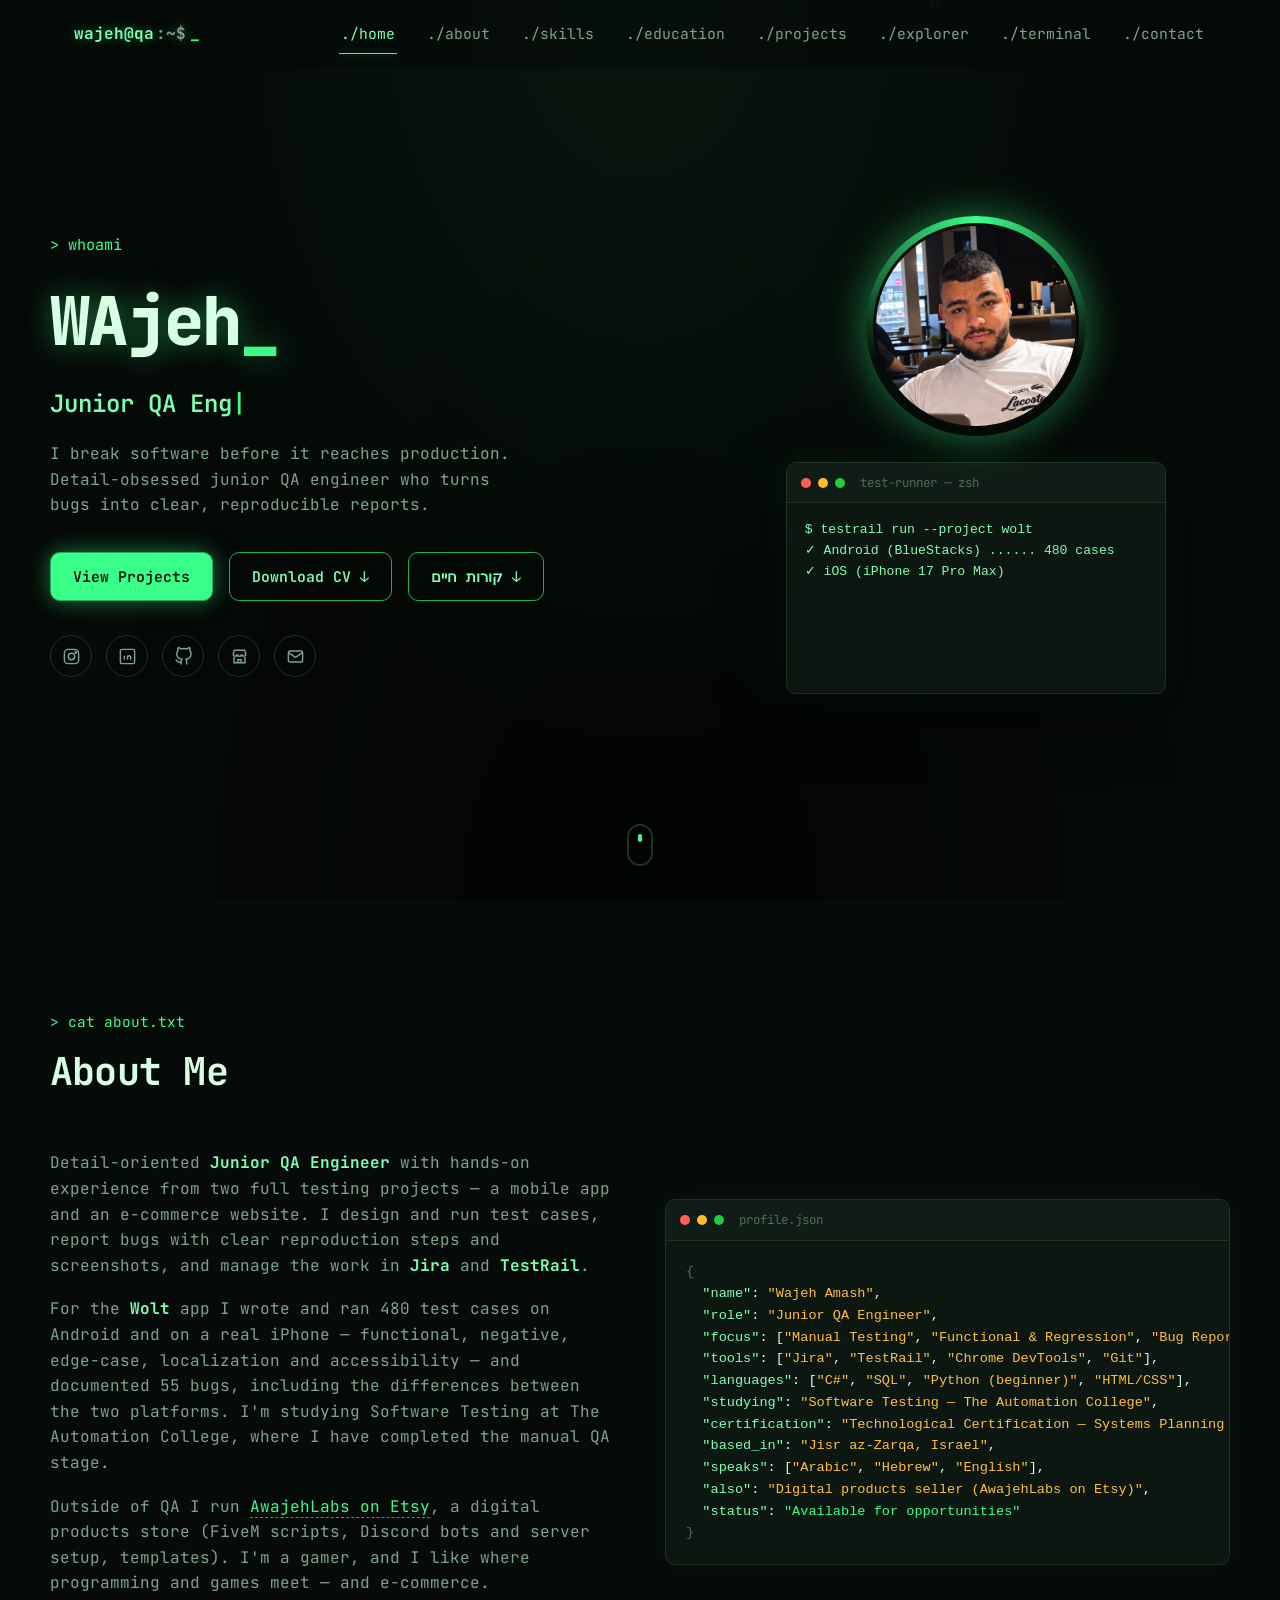
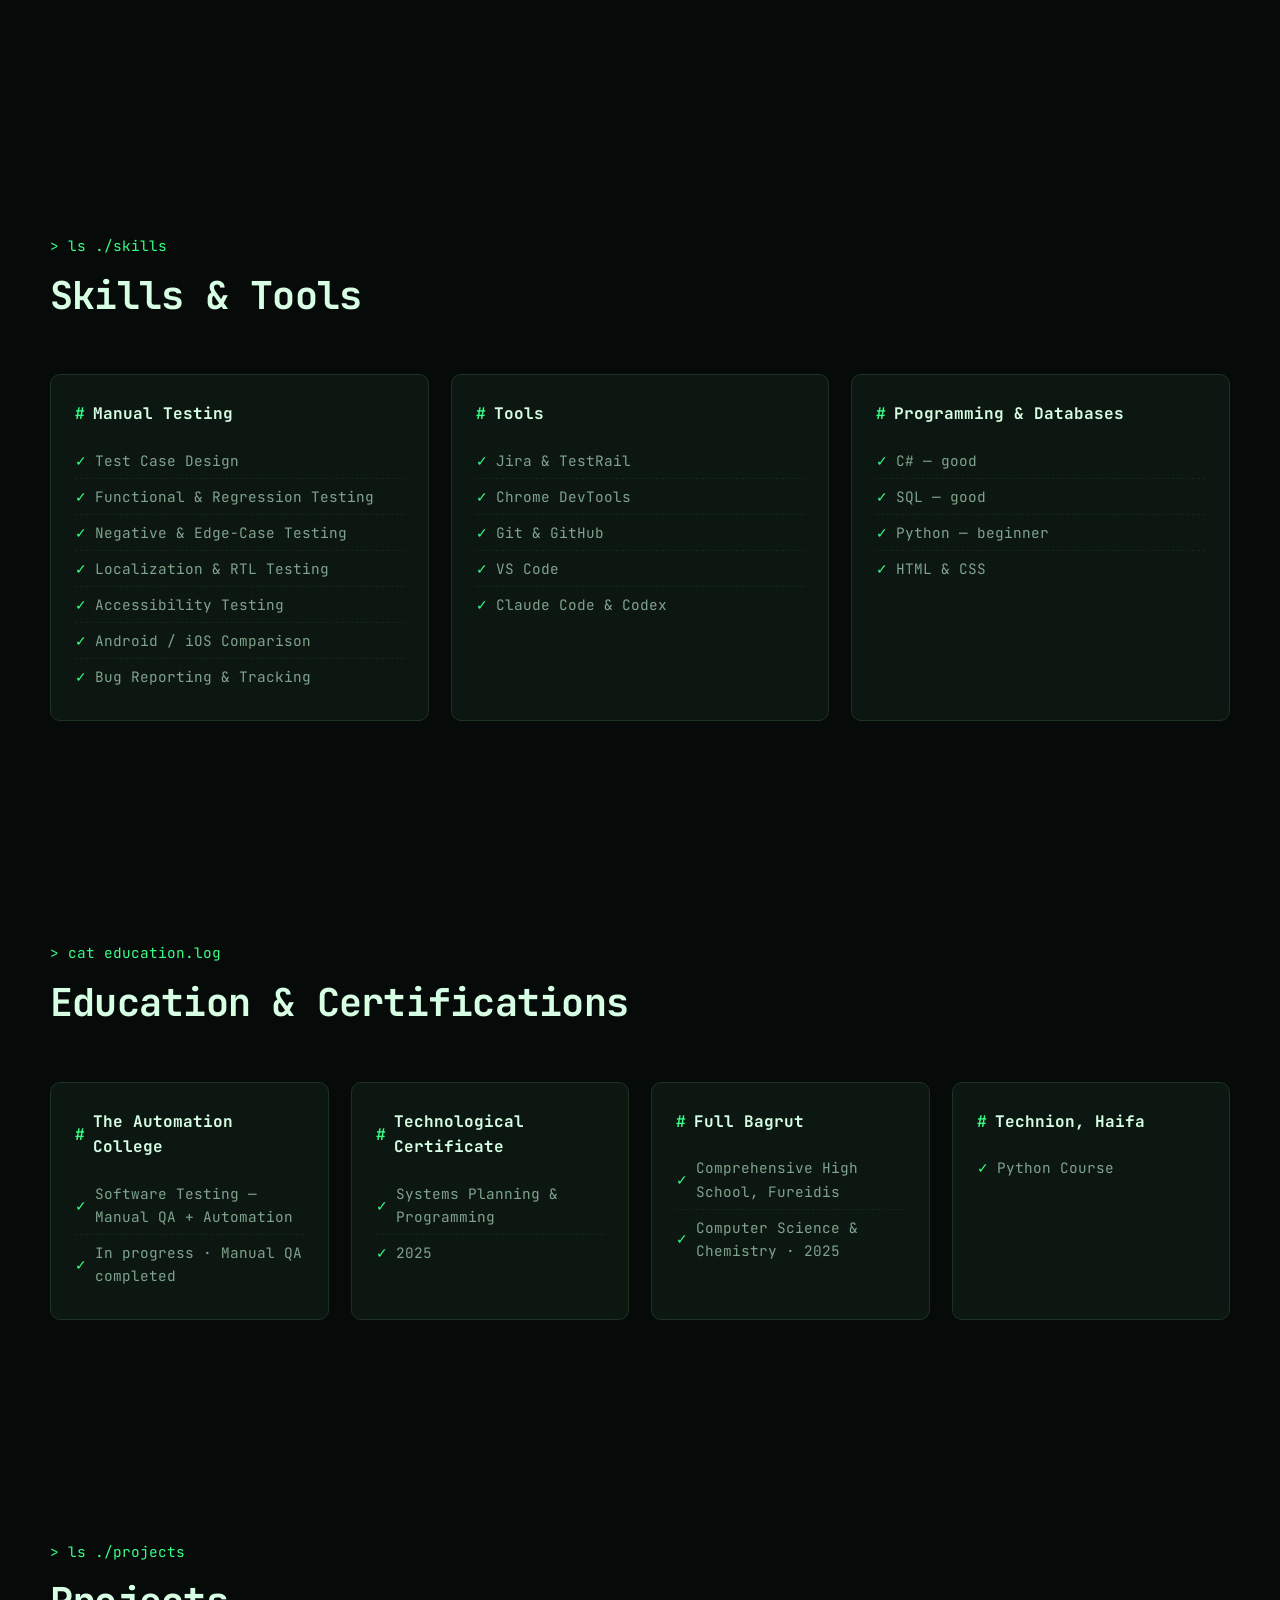
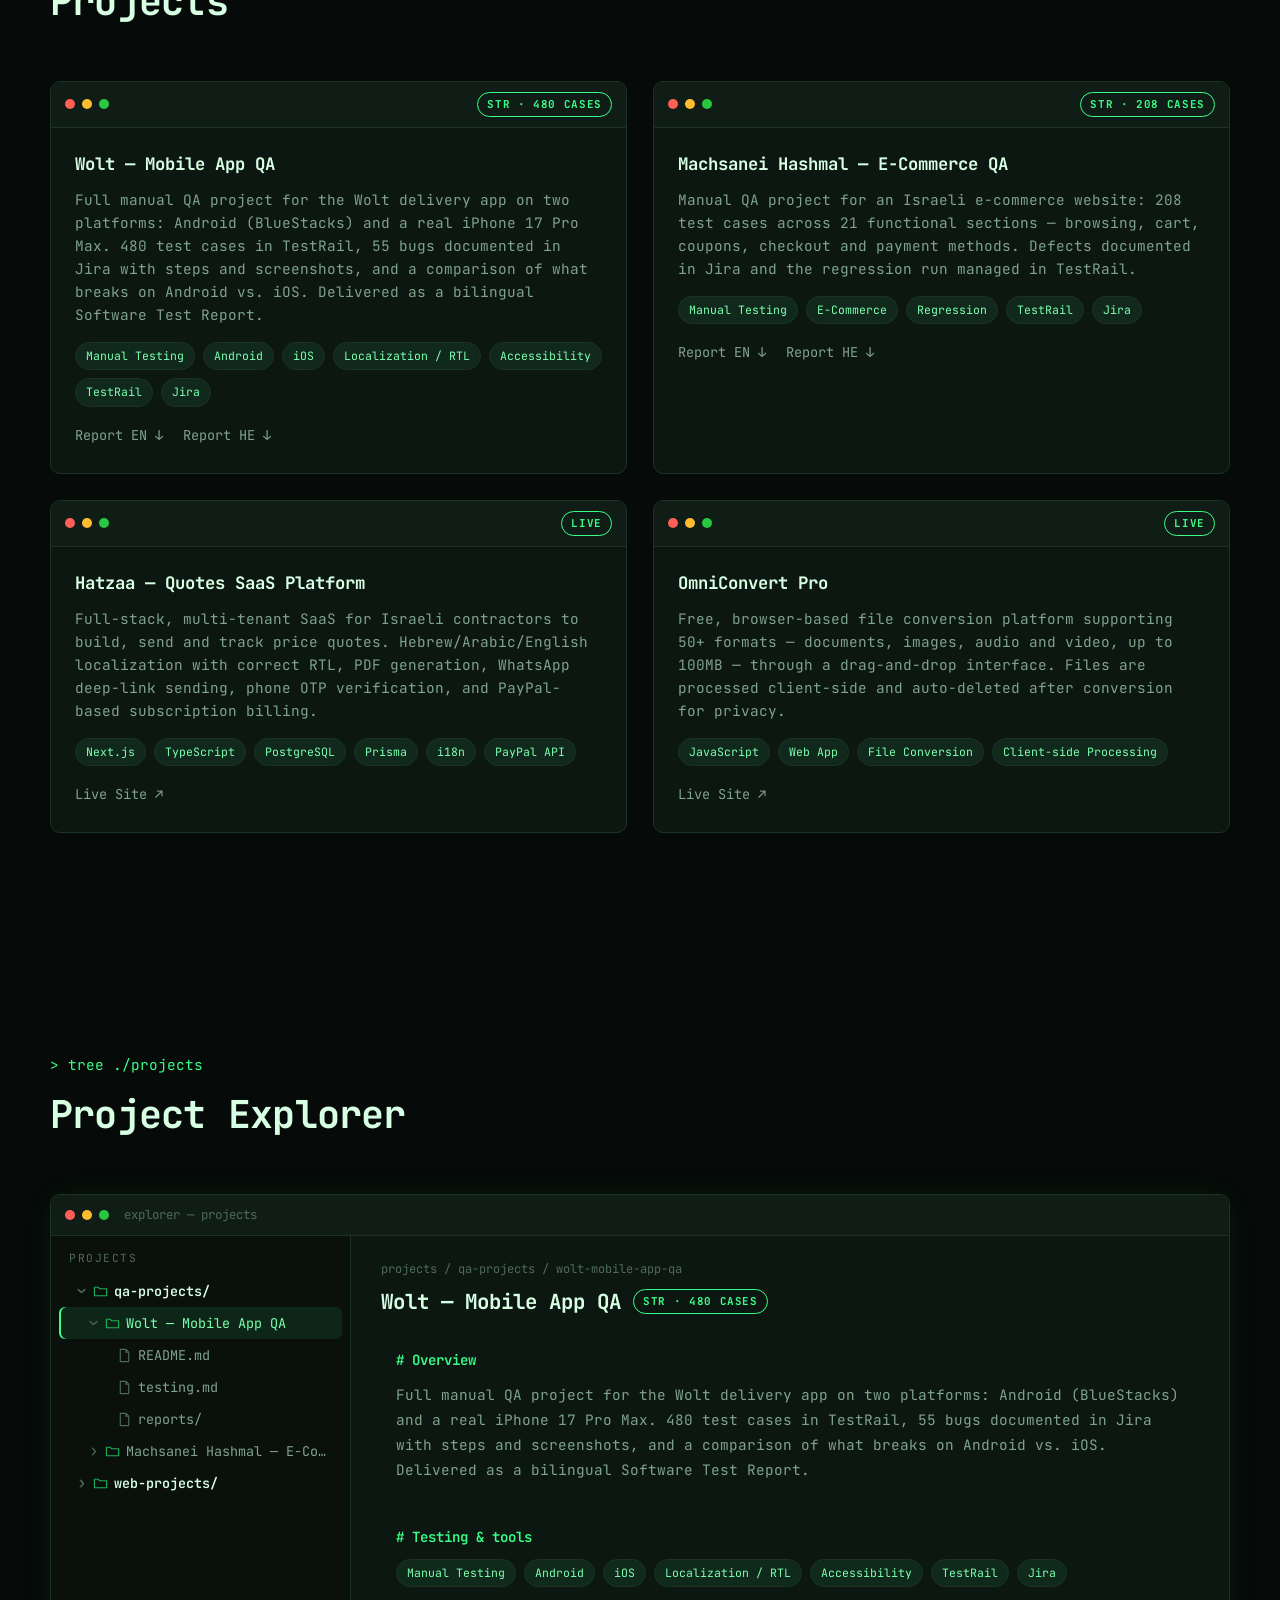
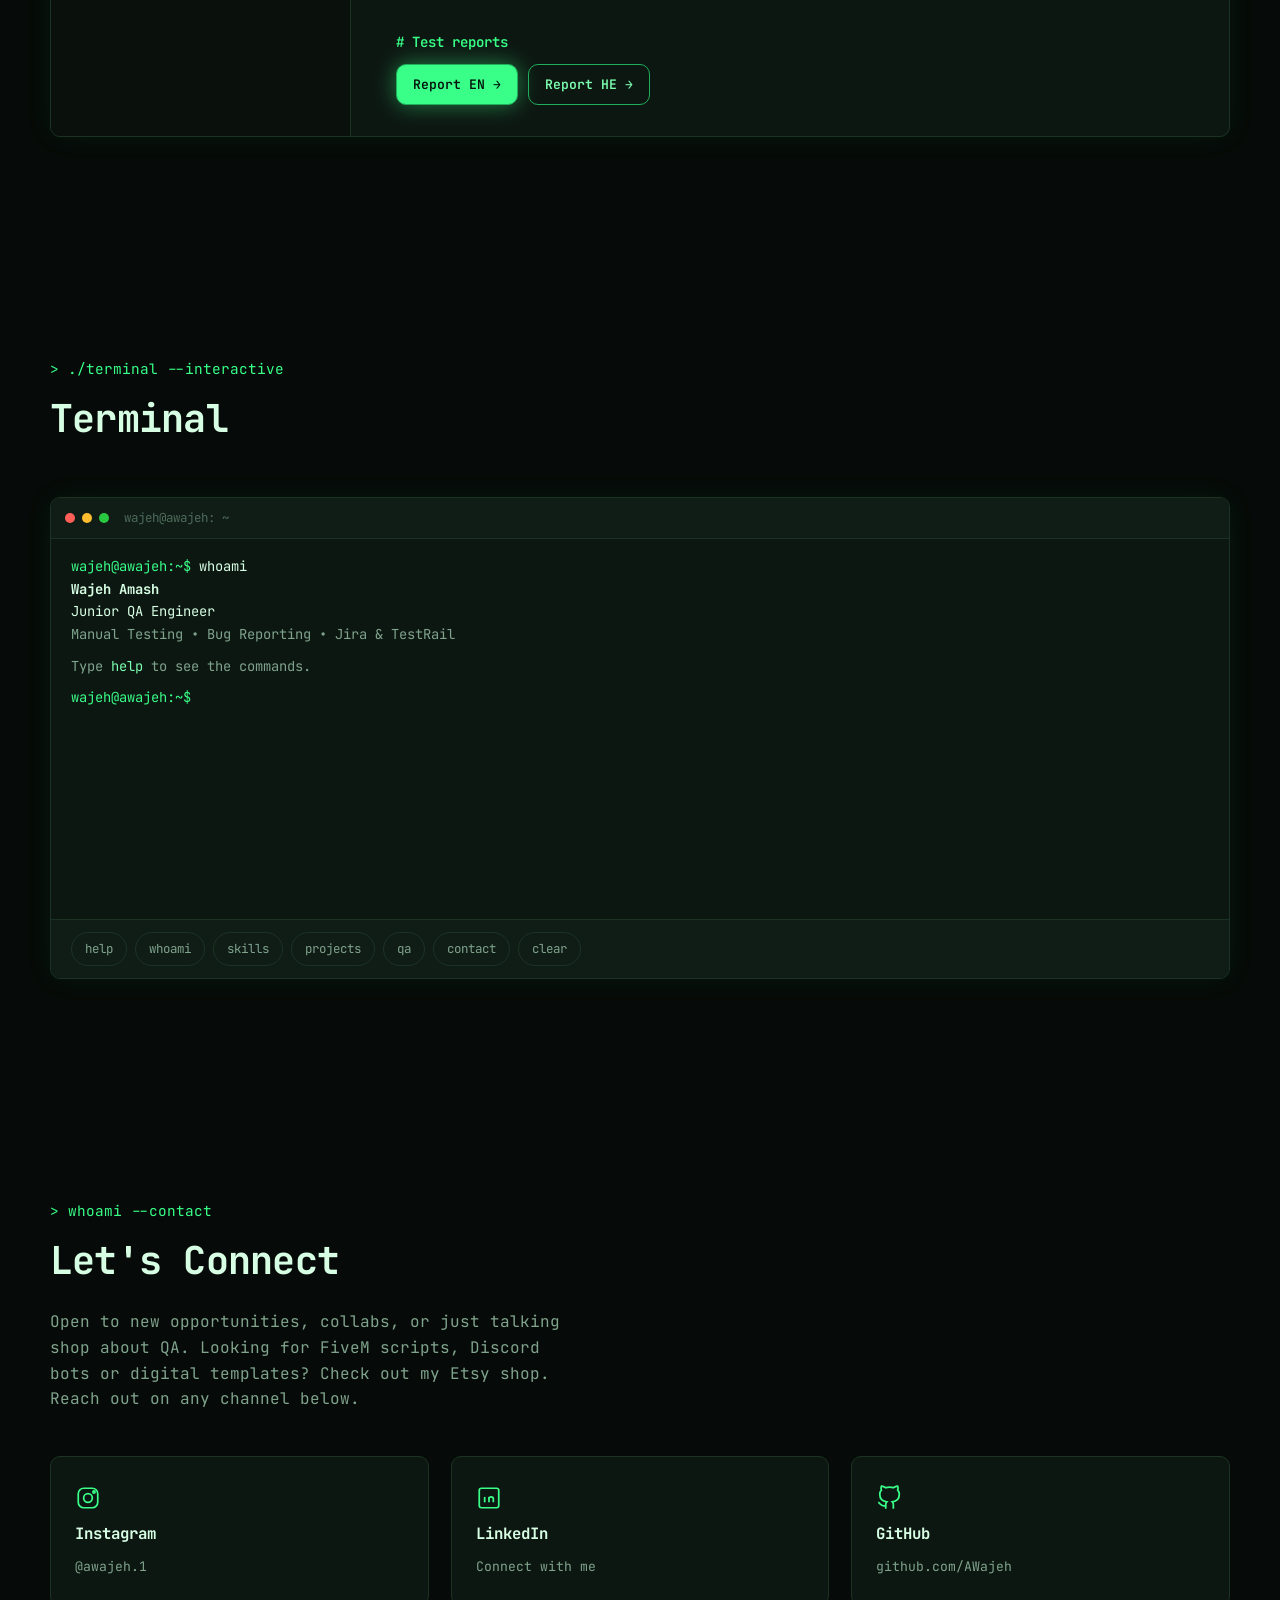
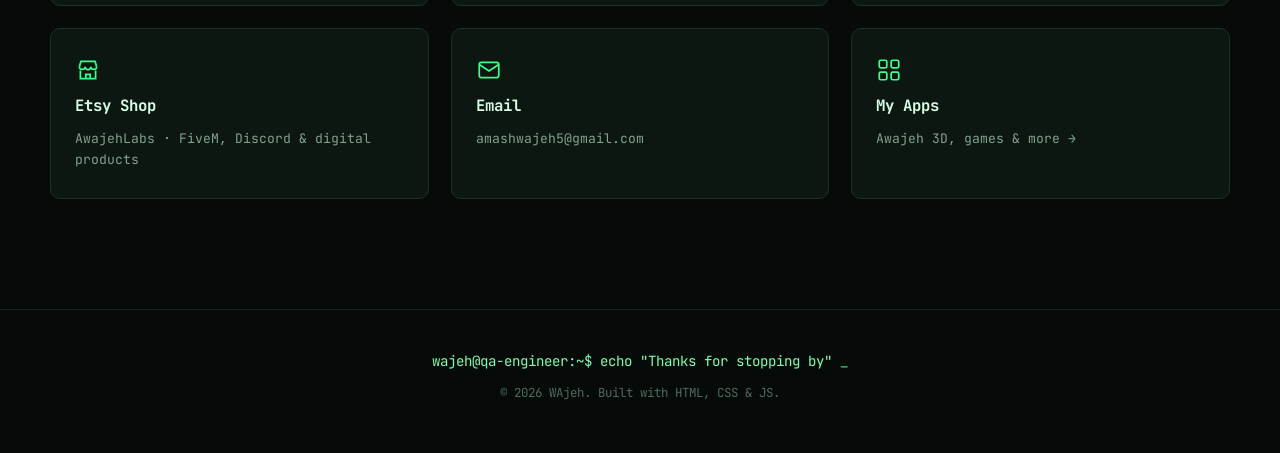
<file: index.html>
<!DOCTYPE html>
<html lang="en">
<head>
<script>document.documentElement.classList.add('js');</script>
<script>/* the apps moved to /apps/ — keep old #apps, #games and #app=<id> links working */
if (/^#(apps|games|app=)/.test(location.hash)) location.replace('/apps/' + (/^#app=/.test(location.hash) ? location.hash : ''));</script>
<meta charset="UTF-8">
<meta name="viewport" content="width=device-width, initial-scale=1.0">
<title>WAjeh — Junior QA Engineer</title>
<meta name="description" content="WAjeh — Junior QA Engineer: manual testing, test design and bug reporting with Jira and TestRail. QA projects on Android, iOS and the web.">
<meta name="theme-color" content="#060a08">

<meta property="og:type" content="website">
<meta property="og:title" content="WAjeh — Junior QA Engineer">
<meta property="og:description" content="Junior QA Engineer: manual testing, test design and bug reporting. QA projects on Android, iOS and the web.">
<meta property="og:url" content="https://awajeh.site/">
<meta property="og:image" content="https://awajeh.site/assets/profile.jpg">
<meta property="og:image:alt" content="Wajeh Amash portrait">
<meta name="twitter:card" content="summary">
<link rel="canonical" href="https://awajeh.site/">

<link rel="icon" type="image/svg+xml" href="assets/favicon.svg">

<link rel="preconnect" href="https://fonts.googleapis.com">
<link rel="preconnect" href="https://fonts.gstatic.com" crossorigin>
<link href="https://fonts.googleapis.com/css2?family=JetBrains+Mono:wght@400;500;600;700;800&display=swap" rel="stylesheet">

<link rel="stylesheet" href="css/style.css?v=7">
</head>
<body>

<canvas id="matrix-canvas" aria-hidden="true"></canvas>
<div class="scanlines" aria-hidden="true"></div>

<!-- NAV -->
<header class="navbar" id="navbar">
  <div class="nav-inner">
    <a href="#home" class="brand">
      <span class="brand-prompt">wajeh@qa</span><span class="brand-tilde">:~$</span>
      <span class="brand-cursor">_</span>
    </a>

    <nav class="nav-links" id="nav-links">
      <a href="#home" class="nav-link" data-nav>./home</a>
      <a href="#about" class="nav-link" data-nav>./about</a>
      <a href="#skills" class="nav-link" data-nav>./skills</a>
      <a href="#education" class="nav-link" data-nav>./education</a>
      <a href="#projects" class="nav-link" data-nav>./projects</a>
      <a href="#explorer" class="nav-link" data-nav>./explorer</a>
      <a href="#terminal" class="nav-link" data-nav>./terminal</a>
      <a href="#contact" class="nav-link" data-nav>./contact</a>
    </nav>

    <button class="nav-toggle" id="nav-toggle" aria-label="Toggle navigation menu" aria-expanded="false">
      <span></span><span></span><span></span>
    </button>
  </div>
</header>

<main>

  <!-- HERO -->
  <section id="home" class="hero section">
    <div class="hero-inner">

      <div class="hero-text reveal">
        <p class="hero-kicker">&gt; whoami</p>
        <h1 class="hero-name">WAjeh<span class="blink-cursor">_</span></h1>
        <h2 class="hero-role"><span id="typed-role"></span><span class="type-cursor">|</span></h2>
        <p class="hero-tagline">I break software before it reaches production. Detail-obsessed junior QA engineer who turns bugs into clear, reproducible reports.</p>

        <div class="hero-actions">
          <a href="#projects" class="btn btn-primary">View Projects</a>
          <a href="assets/CV.pdf" class="btn btn-ghost" download="Wajeh_Amash_CV_EN.pdf">Download CV ↓</a>
          <a href="assets/CV_HE.pdf" class="btn btn-ghost" download="Wajeh_Amash_CV_HE.pdf" lang="he">קורות חיים ↓</a>
        </div>

        <div class="hero-socials">
          <a href="https://www.instagram.com/awajeh.1?utm_source=qr" target="_blank" rel="noopener noreferrer" class="icon-btn" aria-label="Instagram">
            <svg viewBox="0 0 24 24" fill="none" stroke="currentColor" stroke-width="1.8"><rect x="3" y="3" width="18" height="18" rx="5"/><circle cx="12" cy="12" r="4"/><circle cx="17.5" cy="6.5" r="1"/></svg>
          </a>
          <a href="https://www.linkedin.com/in/wajeh-amash-962924424/" target="_blank" rel="noopener noreferrer" class="icon-btn" aria-label="LinkedIn">
            <svg viewBox="0 0 24 24" fill="none" stroke="currentColor" stroke-width="1.8"><rect x="3" y="3" width="18" height="18" rx="2"/><line x1="8" y1="11" x2="8" y2="16"/><line x1="8" y1="8" x2="8" y2="8"/><line x1="12" y1="16" x2="12" y2="11"/><path d="M12 13c0-1.1.9-2 2-2s2 .9 2 2v3"/></svg>
          </a>
          <a href="https://github.com/AWajeh" target="_blank" rel="noopener noreferrer" class="icon-btn" aria-label="GitHub">
            <svg viewBox="0 0 24 24" fill="none" stroke="currentColor" stroke-width="1.8"><path d="M9 19c-5 1.5-5-2.5-7-3m14 6v-3.87a3.37 3.37 0 0 0-.94-2.61c3.14-.35 6.44-1.54 6.44-7A5.44 5.44 0 0 0 20 4.77 5.07 5.07 0 0 0 19.91 1S18.73.65 16 2.48a13.38 13.38 0 0 0-7 0C6.27.65 5.09 1 5.09 1A5.07 5.07 0 0 0 5 4.77a5.44 5.44 0 0 0-1.5 3.78c0 5.42 3.3 6.61 6.44 7A3.37 3.37 0 0 0 9 18.13V22"/></svg>
          </a>
          <a href="https://www.etsy.com/shop/AwajehLabs" target="_blank" rel="noopener noreferrer" class="icon-btn" aria-label="Etsy shop: AwajehLabs">
            <svg viewBox="0 0 24 24" fill="none" stroke="currentColor" stroke-width="1.8"><path d="M4 9l1.5-5h13L20 9"/><path d="M4 9a2.67 2.67 0 0 0 5.33 0 2.67 2.67 0 0 0 5.34 0A2.67 2.67 0 0 0 20 9"/><path d="M5 12.5V20h14v-7.5"/><path d="M10 20v-4h4v4"/></svg>
          </a>
          <a href="mailto:amashwajeh5@gmail.com" class="icon-btn" aria-label="Email">
            <svg viewBox="0 0 24 24" fill="none" stroke="currentColor" stroke-width="1.8"><rect x="3" y="5" width="18" height="14" rx="2"/><path d="m3 7 9 6 9-6"/></svg>
          </a>
        </div>
      </div>

      <div class="hero-visual reveal">
        <div class="avatar-ring">
          <div class="avatar-ring-spin"></div>
          <img src="assets/profile.jpg" alt="Wajeh Amash portrait" class="avatar-img">
        </div>

        <div class="terminal-card" id="terminal-card">
          <div class="terminal-bar">
            <span class="dot dot-red"></span><span class="dot dot-yellow"></span><span class="dot dot-green"></span>
            <span class="terminal-title">test-runner — zsh</span>
          </div>
          <pre class="terminal-body" id="terminal-body" aria-hidden="true"></pre>
        </div>
      </div>

    </div>
    <a href="#about" class="scroll-hint" aria-label="Scroll to About section">
      <span></span>
    </a>
  </section>

  <!-- ABOUT -->
  <section id="about" class="section">
    <div class="section-inner">
      <p class="section-kicker reveal">&gt; cat about.txt</p>
      <h2 class="section-title reveal">About Me</h2>

      <div class="about-grid">
        <div class="about-text reveal">
          <p>
            Detail-oriented <strong>Junior QA Engineer</strong> with hands-on experience from two full testing
            projects — a mobile app and an e-commerce website. I design and run test cases, report bugs with clear
            reproduction steps and screenshots, and manage the work in <strong>Jira</strong> and <strong>TestRail</strong>.
          </p>
          <p>
            For the <strong>Wolt</strong> app I wrote and ran 480 test cases on Android and on a real iPhone — functional,
            negative, edge-case, localization and accessibility — and documented 55 bugs, including the differences between
            the two platforms. I'm studying Software Testing at The Automation
            College, where I have completed the manual QA stage.
          </p>
          <p>
            Outside of QA I run
            <a href="https://www.etsy.com/shop/AwajehLabs" target="_blank" rel="noopener noreferrer">AwajehLabs on Etsy</a>,
            a digital products store (FiveM scripts, Discord bots and server setup, templates). I'm a gamer, and I like where
            programming and games meet — and e-commerce.
          </p>
        </div>

        <!-- old placement of the game card (moved to the Games section at the end of the page) -->
        <template data-hidden="moved-game-card">
          <div class="game-card reveal" id="game-card-old">
            <div class="game-logo"><img src="assets/last-lie-logo.jpg" alt="Last Lie game logo" width="104" height="104" loading="lazy"></div>
            <h3 class="game-title">Last Lie Beta</h3>
            <p class="game-sub">A game I built myself</p>
            <div class="game-downloads" style="display:flex;flex-wrap:wrap;gap:10px;justify-content:center;margin:12px 0;">
              <a href="downloads/LastLie-Setup.exe" class="btn btn-primary" download style="color:#04120a;">Download for Windows ↓</a>
              <a href="downloads/LastLie-Setup.run" class="btn btn-ghost" download>Download for Linux ↓</a>
            </div>
            <details class="game-install" style="text-align:left;margin:8px 0 12px;line-height:1.6;">
              <summary style="cursor:pointer;font-weight:700;">How to install</summary>
              <div style="margin-top:10px;">
                <p><strong>Windows</strong></p>
                <ol style="padding-left:20px;margin:6px 0 12px;">
                  <li>Download <code>LastLie-Setup.exe</code> and double-click it.</li>
                  <li>If a blue <strong>Windows SmartScreen</strong> window appears, click <strong>More info</strong> → <strong>Run anyway</strong> (expected for an unsigned early build).</li>
                  <li>Choose a language (Arabic / English), then <strong>Next</strong> → <strong>Install</strong>. No admin rights needed.</li>
                  <li>Launch the game from the desktop or Start menu shortcut.</li>
                </ol>
                <p style="margin:0 0 12px;">To uninstall: Settings → Apps → Last Lie → Uninstall.</p>
                <p><strong>Linux</strong></p>
                <ol style="padding-left:20px;margin:6px 0 12px;">
                  <li>Download <code>LastLie-Setup.run</code>.</li>
                  <li>Open a terminal in the download folder and run:<br><code>chmod +x LastLie-Setup.run &amp;&amp; ./LastLie-Setup.run</code></li>
                  <li>Launch the game from your app menu, the desktop icon, or by typing <code>lastlie</code>. No <code>sudo</code> needed.</li>
                </ol>
                <p style="margin:0;">To uninstall: <code>~/.local/share/lastlie/uninstall.sh</code></p>
              </div>
            </details>
            <p class="game-note"><strong>Early build.</strong> The game is playable, but it has no official code-signing certificate yet, so Windows or your antivirus may flag it as unknown or suspicious. That is expected for an independent early release. After the final release, the game will be published on Steam.</p>
          </div>
        </template>

        <div class="about-code reveal">
          <div class="code-window">
            <div class="terminal-bar">
              <span class="dot dot-red"></span><span class="dot dot-yellow"></span><span class="dot dot-green"></span>
              <span class="terminal-title">profile.json</span>
            </div>
            <pre class="code-body"><code><span class="tok-brace">{</span>
  <span class="tok-key">"name"</span>: <span class="tok-str">"Wajeh Amash"</span>,
  <span class="tok-key">"role"</span>: <span class="tok-str">"Junior QA Engineer"</span>,
  <span class="tok-key">"focus"</span>: [<span class="tok-str">"Manual Testing"</span>, <span class="tok-str">"Functional &amp; Regression"</span>, <span class="tok-str">"Bug Reporting"</span>],
  <span class="tok-key">"tools"</span>: [<span class="tok-str">"Jira"</span>, <span class="tok-str">"TestRail"</span>, <span class="tok-str">"Chrome DevTools"</span>, <span class="tok-str">"Git"</span>],
  <span class="tok-key">"languages"</span>: [<span class="tok-str">"C#"</span>, <span class="tok-str">"SQL"</span>, <span class="tok-str">"Python (beginner)"</span>, <span class="tok-str">"HTML/CSS"</span>],
  <span class="tok-key">"studying"</span>: <span class="tok-str">"Software Testing — The Automation College"</span>,
  <span class="tok-key">"certification"</span>: <span class="tok-str">"Technological Certification — Systems Planning &amp; Programming"</span>,
  <span class="tok-key">"based_in"</span>: <span class="tok-str">"Jisr az-Zarqa, Israel"</span>,
  <span class="tok-key">"speaks"</span>: [<span class="tok-str">"Arabic"</span>, <span class="tok-str">"Hebrew"</span>, <span class="tok-str">"English"</span>],
  <span class="tok-key">"also"</span>: <span class="tok-str">"Digital products seller (AwajehLabs on Etsy)"</span>,
  <span class="tok-key">"status"</span>: <span class="tok-str tok-status">"Available for opportunities"</span>
<span class="tok-brace">}</span></code></pre>
          </div>
        </div>
      </div>
    </div>
  </section>

  <!-- SKILLS -->
  <section id="skills" class="section">
    <div class="section-inner">
      <p class="section-kicker reveal">&gt; ls ./skills</p>
      <h2 class="section-title reveal">Skills &amp; Tools</h2>

      <div class="skills-grid">

        <div class="skill-card reveal">
          <h3 class="skill-cat"><span class="cat-prompt">#</span> Manual Testing</h3>
          <ul class="skill-list">
            <li>Test Case Design</li>
            <li>Functional &amp; Regression Testing</li>
            <li>Negative &amp; Edge-Case Testing</li>
            <li>Localization &amp; RTL Testing</li>
            <li>Accessibility Testing</li>
            <li>Android / iOS Comparison</li>
            <li>Bug Reporting &amp; Tracking</li>
          </ul>
        </div>

        <!-- Hidden until the automation stage of the course (lecturer feedback); restore by unwrapping the <template>. -->
        <template data-hidden="automation">
        <div class="skill-card reveal">
          <h3 class="skill-cat"><span class="cat-prompt">#</span> Test Automation — next stage</h3>
          <ul class="skill-list">
            <li>Selenium</li>
            <li>Playwright</li>
            <li>Cypress</li>
            <li>Coming up in my course at The Automation College</li>
          </ul>
        </div>
        </template>

        <!-- Hidden until the automation stage of the course; restore by unwrapping the <template>. -->
        <template data-hidden="automation">
        <div class="skill-card reveal">
          <h3 class="skill-cat"><span class="cat-prompt">#</span> Automation</h3>
          <ul class="skill-list">
            <li>Selenium WebDriver</li>
            <li>Cypress</li>
            <li>Appium</li>
            <li>TestNG / JUnit</li>
            <li>Page Object Model</li>
          </ul>
        </div>

        <div class="skill-card reveal">
          <h3 class="skill-cat"><span class="cat-prompt">#</span> API &amp; Backend</h3>
          <ul class="skill-list">
            <li>Postman</li>
            <li>REST API Testing</li>
            <li>Newman / CI Integration</li>
            <li>SQL &amp; DB Validation</li>
            <li>JSON Schema Validation</li>
          </ul>
        </div>

        <div class="skill-card reveal">
          <h3 class="skill-cat"><span class="cat-prompt">#</span> Tools &amp; Practices</h3>
          <ul class="skill-list">
            <li>JIRA &amp; TestRail</li>
            <li>Git &amp; GitHub</li>
            <li>Jenkins CI/CD</li>
            <li>Agile / Scrum</li>
          </ul>
        </div>

        <div class="skill-card reveal">
          <h3 class="skill-cat"><span class="cat-prompt">#</span> Programming &amp; Databases</h3>
          <ul class="skill-list">
            <li>Python</li>
            <li>C#</li>
            <li>C++</li>
            <li>SQL &amp; Databases</li>
          </ul>
        </div>
        </template>

        <div class="skill-card reveal">
          <h3 class="skill-cat"><span class="cat-prompt">#</span> Tools</h3>
          <ul class="skill-list">
            <li>Jira &amp; TestRail</li>
            <li>Chrome DevTools</li>
            <li>Git &amp; GitHub</li>
            <li>VS Code</li>
            <li>Claude Code &amp; Codex</li>
          </ul>
        </div>

        <div class="skill-card reveal">
          <h3 class="skill-cat"><span class="cat-prompt">#</span> Programming &amp; Databases</h3>
          <ul class="skill-list">
            <li>C# — good</li>
            <li>SQL — good</li>
            <li>Python — beginner</li>
            <li>HTML &amp; CSS</li>
          </ul>
        </div>

        <!-- Not on the CV; restore by unwrapping the <template>. -->
        <template data-hidden="not-on-cv">
        <div class="skill-card reveal">
          <h3 class="skill-cat"><span class="cat-prompt">#</span> Web Development</h3>
          <ul class="skill-list">
            <li>HTML5 &amp; CSS3</li>
            <li>Next.js / React</li>
            <li>TypeScript</li>
            <li>PostgreSQL &amp; Prisma</li>
            <li>Tailwind CSS</li>
            <li>i18n &amp; RTL Localization</li>
          </ul>
        </div>

        <div class="skill-card reveal">
          <h3 class="skill-cat"><span class="cat-prompt">#</span> Game Server Development</h3>
          <ul class="skill-list">
            <li>FiveM Server Development</li>
            <li>Lua Scripting</li>
            <li>Server Configuration &amp; Deployment</li>
            <li>Custom Resources &amp; Scripts</li>
          </ul>
        </div>

        <div class="skill-card reveal">
          <h3 class="skill-cat"><span class="cat-prompt">#</span> E-Commerce &amp; Digital Products</h3>
          <ul class="skill-list">
            <li>Etsy Store Owner (AwajehLabs)</li>
            <li>FiveM Scripts &amp; Resources</li>
            <li>Custom Discord Bots &amp; Server Setup</li>
            <li>Templates &amp; Digital Downloads</li>
          </ul>
        </div>
        </template>

      </div>

      <template data-hidden="automation">
      <p class="skills-more reveal">
        <a href="https://awajeh.github.io/ai-skills-showcase/" target="_blank" rel="noopener noreferrer">→ See my AI &amp; LLM engineering skills in detail</a>
      </p>
      </template>
    </div>
  </section>

  <!-- EDUCATION -->
  <section id="education" class="section">
    <div class="section-inner">
      <p class="section-kicker reveal">&gt; cat education.log</p>
      <h2 class="section-title reveal">Education &amp; Certifications</h2>

      <div class="skills-grid">
        <div class="skill-card reveal">
          <h3 class="skill-cat"><span class="cat-prompt">#</span> The Automation College</h3>
          <ul class="skill-list">
            <li>Software Testing — Manual QA + Automation</li>
            <li>In progress · Manual QA completed</li>
          </ul>
        </div>

        <div class="skill-card reveal">
          <h3 class="skill-cat"><span class="cat-prompt">#</span> Technological Certificate</h3>
          <ul class="skill-list">
            <li>Systems Planning &amp; Programming</li>
            <li>2025</li>
          </ul>
        </div>

        <div class="skill-card reveal">
          <h3 class="skill-cat"><span class="cat-prompt">#</span> Full Bagrut</h3>
          <ul class="skill-list">
            <li>Comprehensive High School, Fureidis</li>
            <li>Computer Science &amp; Chemistry · 2025</li>
          </ul>
        </div>

        <div class="skill-card reveal">
          <h3 class="skill-cat"><span class="cat-prompt">#</span> Technion, Haifa</h3>
          <ul class="skill-list">
            <li>Python Course</li>
          </ul>
        </div>
      </div>
    </div>
  </section>

  <!-- PROJECTS -->
  <section id="projects" class="section">
    <div class="section-inner">
      <p class="section-kicker reveal">&gt; ls ./projects</p>
      <h2 class="section-title reveal">Projects</h2>

      <div class="projects-grid">

        <article class="project-card reveal">
          <div class="terminal-bar">
            <span class="dot dot-red"></span><span class="dot dot-yellow"></span><span class="dot dot-green"></span>
            <span class="status-badge status-pass">STR · 480 CASES</span>
          </div>
          <div class="project-body">
            <h3>Wolt — Mobile App QA</h3>
            <p>Full manual QA project for the Wolt delivery app on two platforms: Android (BlueStacks) and a real iPhone 17 Pro Max. 480 test cases in TestRail, 55 bugs documented in Jira with steps and screenshots, and a comparison of what breaks on Android vs. iOS. Delivered as a bilingual Software Test Report.</p>
            <div class="tags">
              <span>Manual Testing</span><span>Android</span><span>iOS</span><span>Localization / RTL</span><span>Accessibility</span><span>TestRail</span><span>Jira</span>
            </div>
            <div class="project-links">
              <a href="assets/reports/STR_Wolt_EN.pdf" target="_blank" rel="noopener" aria-label="Download the Wolt test report in English (PDF)">Report EN ↓</a>
              <a href="assets/reports/STR_Wolt_HE.pdf" target="_blank" rel="noopener" aria-label="Download the Wolt test report in Hebrew (PDF)">Report HE ↓</a>
            </div>
          </div>
        </article>

        <article class="project-card reveal">
          <div class="terminal-bar">
            <span class="dot dot-red"></span><span class="dot dot-yellow"></span><span class="dot dot-green"></span>
            <span class="status-badge status-pass">STR · 208 CASES</span>
          </div>
          <div class="project-body">
            <h3>Machsanei Hashmal — E-Commerce QA</h3>
            <p>Manual QA project for an Israeli e-commerce website: 208 test cases across 21 functional sections — browsing, cart, coupons, checkout and payment methods. Defects documented in Jira and the regression run managed in TestRail.</p>
            <div class="tags">
              <span>Manual Testing</span><span>E-Commerce</span><span>Regression</span><span>TestRail</span><span>Jira</span>
            </div>
            <div class="project-links">
              <a href="assets/reports/STR_MachsaneiHashmal_EN.pdf" target="_blank" rel="noopener" aria-label="Download the Machsanei Hashmal test report in English (PDF)">Report EN ↓</a>
              <a href="assets/reports/STR_MachsaneiHashmal_HE.pdf" target="_blank" rel="noopener" aria-label="Download the Machsanei Hashmal test report in Hebrew (PDF)">Report HE ↓</a>
            </div>
          </div>
        </article>

        <article class="project-card reveal">
          <div class="terminal-bar">
            <span class="dot dot-red"></span><span class="dot dot-yellow"></span><span class="dot dot-green"></span>
            <span class="status-badge status-pass">LIVE</span>
          </div>
          <div class="project-body">
            <h3>Hatzaa — Quotes SaaS Platform</h3>
            <p>Full-stack, multi-tenant SaaS for Israeli contractors to build, send and track price quotes. Hebrew/Arabic/English localization with correct RTL, PDF generation, WhatsApp deep-link sending, phone OTP verification, and PayPal-based subscription billing.</p>
            <div class="tags">
              <span>Next.js</span><span>TypeScript</span><span>PostgreSQL</span><span>Prisma</span><span>i18n</span><span>PayPal API</span>
            </div>
            <div class="project-links">
              <a href="https://hatzaa.online" target="_blank" rel="noopener noreferrer" aria-label="View live site">Live Site ↗</a>
            </div>
          </div>
        </article>

        <article class="project-card reveal">
          <div class="terminal-bar">
            <span class="dot dot-red"></span><span class="dot dot-yellow"></span><span class="dot dot-green"></span>
            <span class="status-badge status-pass">LIVE</span>
          </div>
          <div class="project-body">
            <h3>OmniConvert Pro</h3>
            <p>Free, browser-based file conversion platform supporting 50+ formats — documents, images, audio and video, up to 100MB — through a drag-and-drop interface. Files are processed client-side and auto-deleted after conversion for privacy.</p>
            <div class="tags">
              <span>JavaScript</span><span>Web App</span><span>File Conversion</span><span>Client-side Processing</span>
            </div>
            <div class="project-links">
              <a href="https://omniconvert-pro.website/" target="_blank" rel="noopener noreferrer" aria-label="View live site">Live Site ↗</a>
            </div>
          </div>
        </article>

        <!-- Hidden web projects (Quiz, Live Dashboard); restore by unwrapping the <template>. -->
        <template data-hidden="web-projects">
        <article class="project-card reveal">
          <div class="terminal-bar">
            <span class="dot dot-red"></span><span class="dot dot-yellow"></span><span class="dot dot-green"></span>
            <span class="status-badge status-pass">LIVE</span>
          </div>
          <div class="project-body">
            <h3>Quiz &amp; Assessment System</h3>
            <p>Interactive multiple-choice exam platform with a countdown timer, instant score calculation and a final results report. Full CRUD for questions, attempts and results.</p>
            <div class="tags">
              <span>JavaScript</span><span>React</span><span>Node.js</span><span>PHP</span><span>MySQL</span>
            </div>
            <div class="project-links">
              <a href="https://github.com/AWajeh/quiz-app" target="_blank" rel="noopener noreferrer" aria-label="View source code">Source ↗</a>
              <a href="https://quiz-app-snym.onrender.com/" target="_blank" rel="noopener noreferrer" aria-label="View live demo">Live Demo ↗</a>
            </div>
          </div>
        </article>

        <article class="project-card reveal">
          <div class="terminal-bar">
            <span class="dot dot-red"></span><span class="dot dot-yellow"></span><span class="dot dot-green"></span>
            <span class="status-badge status-pass">LIVE</span>
          </div>
          <div class="project-body">
            <h3>Live Analytics &amp; API Dashboard</h3>
            <p>Real-time dashboard connecting to an external API to display live game server status and data, with Discord OAuth2 login to automatically show each user's rank and permissions.</p>
            <div class="tags">
              <span>React</span><span>REST APIs</span><span>OAuth2</span><span>Discord API</span>
            </div>
            <div class="project-links">
              <a href="https://github.com/AWajeh/live-dashboard" target="_blank" rel="noopener noreferrer" aria-label="View source code">Source ↗</a>
              <a href="https://live-dashboard-wajeh.onrender.com/" target="_blank" rel="noopener noreferrer" aria-label="View live demo">Live Demo ↗</a>
            </div>
          </div>
        </article>
        </template>

        <!-- Automation projects: hidden until the automation stage of the course; restore by unwrapping the <template>. -->
        <template data-hidden="automation">
        <article class="project-card reveal">
          <div class="terminal-bar">
            <span class="dot dot-red"></span><span class="dot dot-yellow"></span><span class="dot dot-green"></span>
            <span class="status-badge status-pass">6/6 PASSED</span>
          </div>
          <div class="project-body">
            <h3>QA Automation Framework</h3>
            <p>Page Object Model test suite against SauceDemo — login, cart validation, and a full E2E checkout flow. Auto-captures a screenshot on any failure, reports via Allure, and runs on every push through GitHub Actions CI.</p>
            <div class="tags">
              <span>Python</span><span>Playwright</span><span>PyTest</span><span>Allure</span><span>GitHub Actions</span>
            </div>
            <div class="project-links">
              <a href="https://github.com/AWajeh/qa-automation-framework" target="_blank" rel="noopener noreferrer" aria-label="View source code">Source ↗</a>
              <a href="https://github.com/AWajeh/qa-automation-framework/actions" target="_blank" rel="noopener noreferrer" aria-label="View CI runs">CI Runs ↗</a>
            </div>
          </div>
        </article>

        <article class="project-card reveal">
          <div class="terminal-bar">
            <span class="dot dot-red"></span><span class="dot dot-yellow"></span><span class="dot dot-green"></span>
            <span class="status-badge status-pass">9/9 PASSED</span>
          </div>
          <div class="project-body">
            <h3>Database QA Automation</h3>
            <p>Backend/DB-focused test suite for a FastAPI + SQLAlchemy service — verifies data written through the API directly against the database with raw SQL, confirms deletes actually remove rows, and tests negative cases like duplicate primary keys and invalid input.</p>
            <div class="tags">
              <span>Python</span><span>FastAPI</span><span>SQLAlchemy</span><span>PyTest</span><span>SQLite</span>
            </div>
            <div class="project-links">
              <a href="https://github.com/AWajeh/database-qa-automation" target="_blank" rel="noopener noreferrer" aria-label="View source code">Source ↗</a>
            </div>
          </div>
        </article>

        <article class="project-card reveal">
          <div class="terminal-bar">
            <span class="dot dot-red"></span><span class="dot dot-yellow"></span><span class="dot dot-green"></span>
            <span class="status-badge status-pass">VERIFIED</span>
          </div>
          <div class="project-body">
            <h3>Performance &amp; Load Testing</h3>
            <p>Locust suite simulating a realistic user (login → browse → occasional write, random 1–3s waits) against a live API, reused for both steady Load Testing and 500+ user Stress Testing via scale. Custom thresholds fail the run if avg response time &gt; 500ms or error rate &gt; 1%.</p>
            <div class="tags">
              <span>Python</span><span>Locust</span><span>Load Testing</span><span>Stress Testing</span>
            </div>
            <div class="project-links">
              <a href="https://github.com/AWajeh/performance-load-testing" target="_blank" rel="noopener noreferrer" aria-label="View source code">Source ↗</a>
            </div>
          </div>
        </article>

        <article class="project-card reveal">
          <div class="terminal-bar">
            <span class="dot dot-red"></span><span class="dot dot-yellow"></span><span class="dot dot-green"></span>
            <span class="status-badge status-pass">12/12 PASSED</span>
          </div>
          <div class="project-body">
            <h3>AI &amp; LLM Testing Framework</h3>
            <p>Evaluates LLM/chatbot responses for quality and safety: hallucination/groundedness checks, prompt-injection &amp; guardrail resistance, latency and token-cost budgets, and JSON schema validation for structured output. Allure attaches the exact prompt/response per test.</p>
            <div class="tags">
              <span>Python</span><span>PyTest</span><span>LLM Evaluation</span><span>Allure</span><span>GitHub Actions</span>
            </div>
            <div class="project-links">
              <a href="https://github.com/AWajeh/ai-llm-testing-framework" target="_blank" rel="noopener noreferrer" aria-label="View source code">Source ↗</a>
              <a href="https://github.com/AWajeh/ai-llm-testing-framework/actions" target="_blank" rel="noopener noreferrer" aria-label="View CI runs">CI Runs ↗</a>
            </div>
          </div>
        </article>
        </template>

      </div>
    </div>
  </section>

  <!-- PROJECT EXPLORER: tree built by js/explorer.js from the project cards above -->
  <section id="explorer" class="section">
    <div class="section-inner">
      <p class="section-kicker reveal">&gt; tree ./projects</p>
      <h2 class="section-title reveal">Project Explorer</h2>

      <div class="px code-window reveal" id="project-explorer">
        <div class="terminal-bar">
          <span class="dot dot-red"></span><span class="dot dot-yellow"></span><span class="dot dot-green"></span>
          <span class="terminal-title">explorer — projects</span>
        </div>
        <div class="px-body">
          <nav class="px-tree" aria-label="Projects">
            <p class="px-tree-head" id="px-tree-head">PROJECTS</p>
            <ul role="tree" id="px-tree" aria-labelledby="px-tree-head"></ul>
          </nav>
          <article class="px-view" id="px-view" aria-live="polite">
            <noscript><p class="px-text">The Project Explorer needs JavaScript. All projects are listed in the Projects section above.</p></noscript>
          </article>
        </div>
      </div>
    </div>
  </section>

  <!-- TERMINAL: commands handled by js/terminal.js, answers read from this page -->
  <section id="terminal" class="section">
    <div class="section-inner">
      <p class="section-kicker reveal">&gt; ./terminal --interactive</p>
      <h2 class="section-title reveal">Terminal</h2>

      <div class="dev-terminal code-window reveal" id="dev-terminal">
        <div class="terminal-bar">
          <span class="dot dot-red"></span><span class="dot dot-yellow"></span><span class="dot dot-green"></span>
          <span class="terminal-title">wajeh@awajeh: ~</span>
        </div>
        <div class="dt-screen" id="dt-screen">
          <div id="dt-output" role="log" aria-live="polite" aria-label="Terminal output"></div>
          <form class="dt-input-row" id="dt-form" autocomplete="off">
            <label for="dt-input" class="dt-prompt"><span class="dt-prompt-user">wajeh@awajeh</span>:~$</label>
            <input id="dt-input" class="dt-input" type="text" autocomplete="off" autocapitalize="off" autocorrect="off" spellcheck="false" enterkeyhint="send" aria-label="Type a terminal command, for example help">
          </form>
          <noscript><p class="dt-line">The terminal needs JavaScript. Everything it shows is also in the sections above.</p></noscript>
        </div>
        <div class="dt-chips" role="group" aria-label="Quick commands">
          <button type="button" class="dt-chip" data-cmd="help">help</button>
          <button type="button" class="dt-chip" data-cmd="whoami">whoami</button>
          <button type="button" class="dt-chip" data-cmd="skills">skills</button>
          <button type="button" class="dt-chip" data-cmd="projects">projects</button>
          <button type="button" class="dt-chip" data-cmd="qa">qa</button>
          <button type="button" class="dt-chip" data-cmd="contact">contact</button>
          <button type="button" class="dt-chip" data-cmd="clear">clear</button>
        </div>
      </div>
    </div>
  </section>

  <!-- CONTACT -->
  <section id="contact" class="section">
    <div class="section-inner">
      <p class="section-kicker reveal">&gt; whoami --contact</p>
      <h2 class="section-title reveal">Let's Connect</h2>
      <p class="contact-sub reveal">Open to new opportunities, collabs, or just talking shop about QA. Looking for FiveM scripts, Discord bots or digital templates? Check out my Etsy shop. Reach out on any channel below.</p>

      <div class="contact-grid reveal">
        <a href="https://www.instagram.com/awajeh.1?utm_source=qr" target="_blank" rel="noopener noreferrer" class="contact-card">
          <svg viewBox="0 0 24 24" fill="none" stroke="currentColor" stroke-width="1.6"><rect x="3" y="3" width="18" height="18" rx="5"/><circle cx="12" cy="12" r="4"/><circle cx="17.5" cy="6.5" r="1"/></svg>
          <span class="contact-label">Instagram</span>
          <span class="contact-value">@awajeh.1</span>
        </a>

        <a href="https://www.linkedin.com/in/wajeh-amash-962924424/" target="_blank" rel="noopener noreferrer" class="contact-card">
          <svg viewBox="0 0 24 24" fill="none" stroke="currentColor" stroke-width="1.6"><rect x="3" y="3" width="18" height="18" rx="2"/><line x1="8" y1="11" x2="8" y2="16"/><line x1="8" y1="8" x2="8" y2="8"/><line x1="12" y1="16" x2="12" y2="11"/><path d="M12 13c0-1.1.9-2 2-2s2 .9 2 2v3"/></svg>
          <span class="contact-label">LinkedIn</span>
          <span class="contact-value">Connect with me</span>
        </a>

        <a href="https://github.com/AWajeh" target="_blank" rel="noopener noreferrer" class="contact-card">
          <svg viewBox="0 0 24 24" fill="none" stroke="currentColor" stroke-width="1.6"><path d="M9 19c-5 1.5-5-2.5-7-3m14 6v-3.87a3.37 3.37 0 0 0-.94-2.61c3.14-.35 6.44-1.54 6.44-7A5.44 5.44 0 0 0 20 4.77 5.07 5.07 0 0 0 19.91 1S18.73.65 16 2.48a13.38 13.38 0 0 0-7 0C6.27.65 5.09 1 5.09 1A5.07 5.07 0 0 0 5 4.77a5.44 5.44 0 0 0-1.5 3.78c0 5.42 3.3 6.61 6.44 7A3.37 3.37 0 0 0 9 18.13V22"/></svg>
          <span class="contact-label">GitHub</span>
          <span class="contact-value">github.com/AWajeh</span>
        </a>

        <a href="https://www.etsy.com/shop/AwajehLabs" target="_blank" rel="noopener noreferrer" class="contact-card">
          <svg viewBox="0 0 24 24" fill="none" stroke="currentColor" stroke-width="1.6"><path d="M4 9l1.5-5h13L20 9"/><path d="M4 9a2.67 2.67 0 0 0 5.33 0 2.67 2.67 0 0 0 5.34 0A2.67 2.67 0 0 0 20 9"/><path d="M5 12.5V20h14v-7.5"/><path d="M10 20v-4h4v4"/></svg>
          <span class="contact-label">Etsy Shop</span>
          <span class="contact-value">AwajehLabs · FiveM, Discord &amp; digital products</span>
        </a>

        <a href="mailto:amashwajeh5@gmail.com" class="contact-card">
          <svg viewBox="0 0 24 24" fill="none" stroke="currentColor" stroke-width="1.6"><rect x="3" y="5" width="18" height="14" rx="2"/><path d="m3 7 9 6 9-6"/></svg>
          <span class="contact-label">Email</span>
          <span class="contact-value">amashwajeh5@gmail.com</span>
        </a>

        <a href="/apps/" class="contact-card">
          <svg viewBox="0 0 24 24" fill="none" stroke="currentColor" stroke-width="1.6"><rect x="3" y="3" width="7" height="7" rx="1.5"/><rect x="14" y="3" width="7" height="7" rx="1.5"/><rect x="3" y="14" width="7" height="7" rx="1.5"/><rect x="14" y="14" width="7" height="7" rx="1.5"/></svg>
          <span class="contact-label">My Apps</span>
          <span class="contact-value">Awajeh 3D, games &amp; more →</span>
        </a>
      </div>
    </div>
  </section>

</main>

<footer class="footer">
  <p class="footer-line">wajeh@qa-engineer:~$ echo "Thanks for stopping by" <span class="blink-cursor">_</span></p>
  <p class="footer-copy">© <span id="year"></span> WAjeh. Built with HTML, CSS &amp; JS.</p>
</footer>

<button id="back-to-top" class="back-to-top" aria-label="Back to top">↑</button>

<script src="/js/apps-data.js?v=6"></script>
<script src="js/explorer.js?v=2"></script>
<script src="js/terminal.js?v=1"></script>
<script src="js/script.js?v=3"></script>
</body>
</html>
</file>
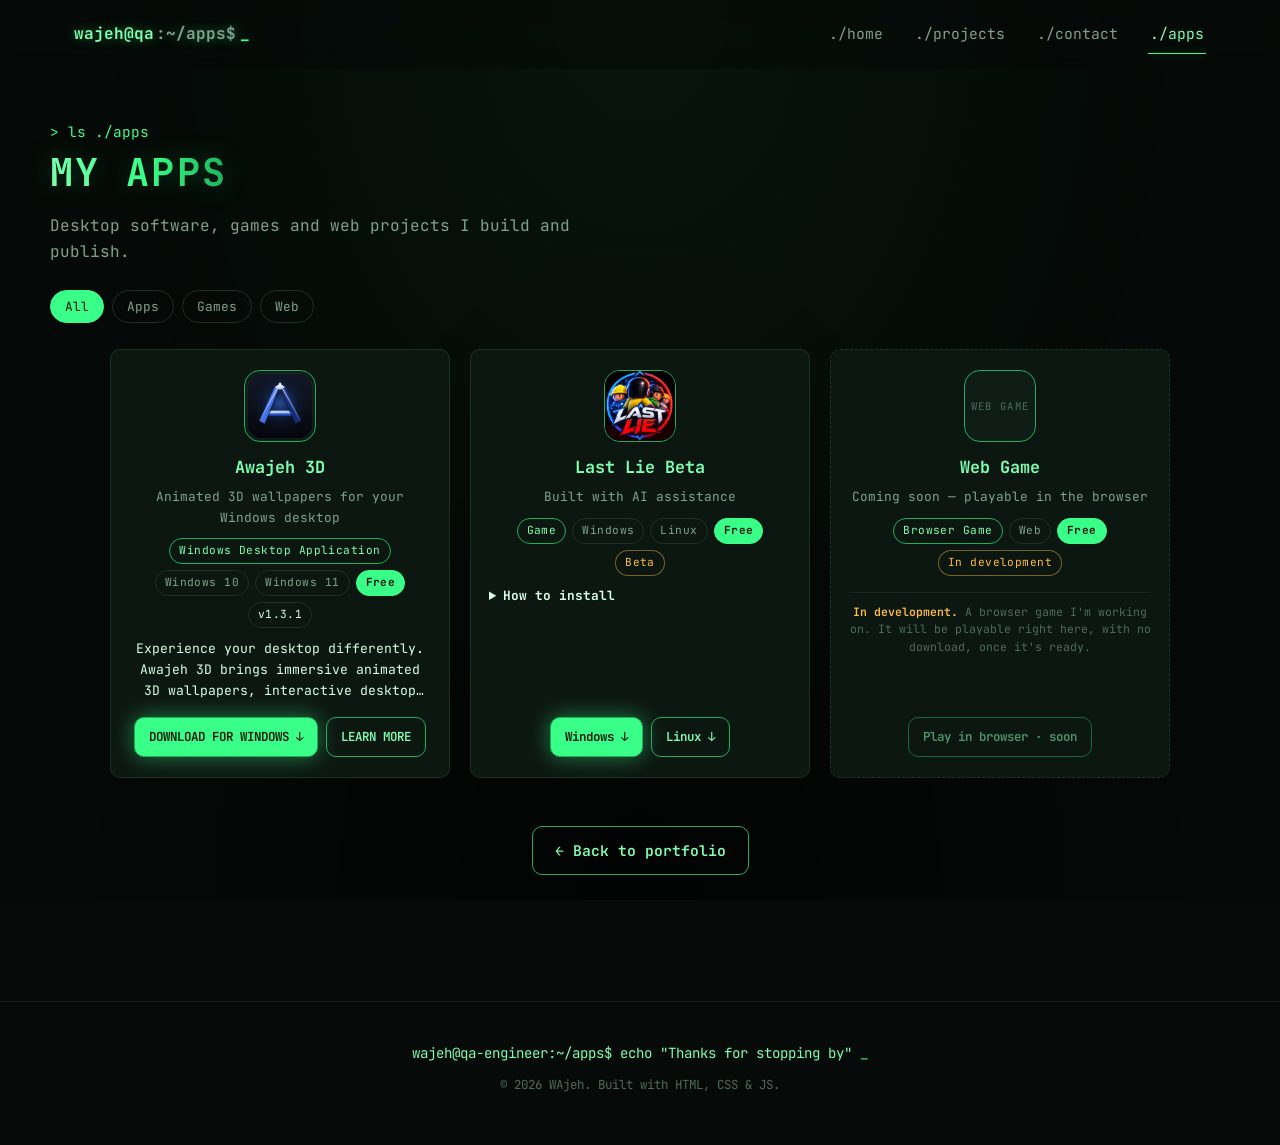
<file: apps/index.html>
<!DOCTYPE html>
<html lang="en">
<head>
<script>document.documentElement.classList.add('js');</script>
<meta charset="UTF-8">
<meta name="viewport" content="width=device-width, initial-scale=1.0">
<title>My Apps — WAjeh</title>
<meta name="description" content="Desktop software, games and web projects by WAjeh, including Awajeh 3D — animated 3D wallpapers for Windows.">
<meta name="theme-color" content="#060a08">

<meta property="og:type" content="website">
<meta property="og:title" content="My Apps — WAjeh">
<meta property="og:description" content="Desktop software, games and web projects. Home of Awajeh 3D — animated 3D wallpapers for Windows.">
<meta property="og:url" content="https://awajeh.site/apps/">
<meta property="og:image" content="https://awajeh.site/assets/apps/awajeh-3d/og.jpg">
<meta property="og:image:alt" content="Awajeh 3D — animated 3D wallpapers for Windows">
<meta name="twitter:card" content="summary_large_image">
<link rel="canonical" href="https://awajeh.site/apps/">
<script type="application/ld+json">
{
  "@context": "https://schema.org",
  "@type": "SoftwareApplication",
  "name": "Awajeh 3D",
  "applicationCategory": "DesktopEnhancementApplication",
  "operatingSystem": "Windows 10, Windows 11",
  "description": "Immersive animated 3D wallpapers, interactive desktop widgets and customizable shortcut docks for Windows.",
  "image": "https://awajeh.site/assets/apps/awajeh-3d/fujiyama.jpg",
  "url": "https://awajeh.site/apps/#app=awajeh-3d",
  "offers": { "@type": "Offer", "price": "0", "priceCurrency": "USD" },
  "author": { "@type": "Person", "name": "WAjeh" }
}
</script>

<link rel="icon" type="image/svg+xml" href="/assets/favicon.svg">

<link rel="preconnect" href="https://fonts.googleapis.com">
<link rel="preconnect" href="https://fonts.gstatic.com" crossorigin>
<link href="https://fonts.googleapis.com/css2?family=JetBrains+Mono:wght@400;500;600;700;800&display=swap" rel="stylesheet">

<link rel="stylesheet" href="/css/style.css?v=7">
</head>
<body>

<canvas id="matrix-canvas" aria-hidden="true"></canvas>
<div class="scanlines" aria-hidden="true"></div>

<!-- NAV -->
<header class="navbar" id="navbar">
  <div class="nav-inner">
    <a href="/" class="brand">
      <span class="brand-prompt">wajeh@qa</span><span class="brand-tilde">:~/apps$</span>
      <span class="brand-cursor">_</span>
    </a>

    <nav class="nav-links" id="nav-links">
      <a href="/" class="nav-link">./home</a>
      <a href="/#projects" class="nav-link">./projects</a>
      <a href="/#contact" class="nav-link">./contact</a>
      <a href="/apps/" class="nav-link active" aria-current="page">./apps</a>
    </nav>

    <button class="nav-toggle" id="nav-toggle" aria-label="Toggle navigation menu" aria-expanded="false">
      <span></span><span></span><span></span>
    </button>
  </div>
</header>

<main>

  <!-- MY APPS: cards are generated from js/apps-data.js (installers for Last Lie live in /downloads) -->
  <section id="apps" class="section apps-section apps-page" aria-labelledby="apps-title">
    <span id="games" class="anchor-alias" aria-hidden="true"></span>
    <div class="section-inner">
      <p class="section-kicker reveal">&gt; ls ./apps</p>
      <h1 class="section-title apps-title reveal" id="apps-title"><span class="apps-title-glow">MY APPS</span></h1>
      <p class="contact-sub reveal">Desktop software, games and web projects I build and publish.</p>

      <div class="apps-filters reveal" id="apps-filters" role="toolbar" aria-label="Filter apps"></div>

      <div class="apps-grid" id="apps-grid">
        <noscript>
          <div class="game-card">
            <h3 class="game-title">Awajeh 3D</h3>
            <p class="game-sub">Windows Desktop Application</p>
            <div class="game-downloads"><a href="/downloads/Awajeh3D-Setup.exe" class="btn btn-primary" download>Download for Windows ↓</a></div>
          </div>
          <div class="game-card">
            <h3 class="game-title">Last Lie Beta</h3>
            <div class="game-downloads">
              <a href="/downloads/LastLie-Setup.exe" class="btn btn-primary" download>Download for Windows ↓</a>
              <a href="/downloads/LastLie-Setup.run" class="btn btn-ghost" download>Download for Linux ↓</a>
            </div>
          </div>
        </noscript>
      </div>

      <p class="apps-back reveal"><a href="/" class="btn btn-ghost">← Back to portfolio</a></p>
    </div>
  </section>

</main>

<footer class="footer">
  <p class="footer-line">wajeh@qa-engineer:~/apps$ echo "Thanks for stopping by" <span class="blink-cursor">_</span></p>
  <p class="footer-copy">© <span id="year"></span> WAjeh. Built with HTML, CSS &amp; JS.</p>
</footer>

<button id="back-to-top" class="back-to-top" aria-label="Back to top">↑</button>

<dialog id="app-dialog" class="app-dialog" aria-labelledby="app-dialog-title">
  <button type="button" class="app-dialog-close" aria-label="Close details">✕</button>
  <div class="app-dialog-body"></div>
</dialog>

<script src="/js/apps-data.js?v=6"></script>
<script src="/js/apps.js?v=4"></script>
<script src="/js/script.js?v=3"></script>
</body>
</html>
</file>
<file: css/style.css>
/* ============================================
   WAjeh — QA Engineer Portfolio
   Cyber / Matrix Terminal Theme
============================================ */

:root {
  --bg: #060a08;
  --bg-alt: #0a100c;
  --surface: #0d1712;
  --surface-2: #101d16;
  --border: #1c3324;
  --border-soft: #14251b;

  --green: #39ff88;
  --green-bright: #7dffb0;
  --green-dim: #1fae5c;
  --green-glow: rgba(57, 255, 136, 0.45);

  --red: #ff4d5e;
  --amber: #ffbe3d;

  --text: #d7ffe4;
  --text-dim: #7fa38c;
  --text-faint: #4d6b5a;

  --font: 'JetBrains Mono', 'Fira Code', ui-monospace, SFMono-Regular, Menlo, Consolas, monospace;

  --max-width: 1180px;
  --radius: 10px;
  --transition: 0.25s ease;
}

* { box-sizing: border-box; }

html {
  scroll-behavior: smooth;
  scroll-padding-top: 80px;
}

body {
  margin: 0;
  background: var(--bg);
  color: var(--text);
  font-family: var(--font);
  line-height: 1.6;
  overflow-x: hidden;
  -webkit-font-smoothing: antialiased;
}

::selection {
  background: var(--green);
  color: #04120a;
}

a { color: inherit; text-decoration: none; }
ul { list-style: none; margin: 0; padding: 0; }
img { max-width: 100%; display: block; }

:focus-visible {
  outline: 2px solid var(--green);
  outline-offset: 3px;
  border-radius: 4px;
}

/* ---------- background layers ---------- */

#matrix-canvas {
  position: fixed;
  inset: 0;
  width: 100%;
  height: 100%;
  z-index: 0;
  opacity: 0.16;
  pointer-events: none;
}

.scanlines {
  position: fixed;
  inset: 0;
  z-index: 1;
  pointer-events: none;
  background: repeating-linear-gradient(
    to bottom,
    rgba(0, 0, 0, 0) 0px,
    rgba(0, 0, 0, 0) 2px,
    rgba(0, 0, 0, 0.12) 3px,
    rgba(0, 0, 0, 0) 4px
  );
  mix-blend-mode: overlay;
}

body::before {
  content: "";
  position: fixed;
  inset: 0;
  z-index: 1;
  pointer-events: none;
  background: radial-gradient(ellipse at 50% 0%, rgba(57,255,136,0.06), transparent 60%),
              radial-gradient(ellipse at 50% 100%, rgba(0,0,0,0.5), transparent 60%);
}

main, header, footer { position: relative; z-index: 2; }

/* ---------- layout helpers ---------- */

.section {
  padding: 110px 24px;
  position: relative;
}

.section-inner {
  max-width: var(--max-width);
  margin: 0 auto;
}

.section-kicker {
  color: var(--green);
  font-size: 0.9rem;
  margin: 0 0 8px;
  opacity: 0.85;
}

.section-title {
  font-size: clamp(1.7rem, 4vw, 2.4rem);
  margin: 0 0 48px;
  font-weight: 700;
  letter-spacing: -0.02em;
}

/* ---------- reveal on scroll ---------- */

.reveal {
  opacity: 1;
  transform: none;
}

html.js .reveal {
  opacity: 0;
  transform: translateY(24px);
  transition: opacity 0.7s ease, transform 0.7s ease;
}

html.js .reveal.is-visible {
  opacity: 1;
  transform: translateY(0);
}

/* ---------- navbar ---------- */

.navbar {
  position: fixed;
  top: 0;
  left: 0;
  right: 0;
  z-index: 50;
  background: rgba(6, 10, 8, 0.55);
  backdrop-filter: blur(10px);
  -webkit-backdrop-filter: blur(10px);
  border-bottom: 1px solid transparent;
  transition: background var(--transition), border-color var(--transition);
}

.navbar.scrolled {
  background: rgba(6, 10, 8, 0.85);
  border-bottom-color: var(--border);
}

.nav-inner {
  max-width: var(--max-width);
  margin: 0 auto;
  padding: 18px 24px;
  display: flex;
  align-items: center;
  justify-content: space-between;
}

.brand {
  font-weight: 700;
  font-size: 1rem;
  color: var(--green-bright);
  display: flex;
  align-items: baseline;
  gap: 2px;
  text-shadow: 0 0 12px var(--green-glow);
}
.brand-tilde { color: var(--text-dim); }
.brand-cursor { color: var(--green); animation: blink 1.1s steps(1) infinite; margin-left: 2px; }

.nav-links {
  display: flex;
  gap: 28px;
}

.nav-link {
  color: var(--text-dim);
  font-size: 0.92rem;
  position: relative;
  padding: 4px 2px;
  transition: color var(--transition);
}
.nav-link::after {
  content: "";
  position: absolute;
  left: 0; bottom: -4px;
  width: 0%;
  height: 1px;
  background: var(--green);
  box-shadow: 0 0 8px var(--green-glow);
  transition: width var(--transition);
}
.nav-link:hover, .nav-link.active {
  color: var(--green-bright);
}
.nav-link:hover::after, .nav-link.active::after {
  width: 100%;
}

.nav-toggle {
  display: none;
  flex-direction: column;
  gap: 5px;
  background: none;
  border: none;
  cursor: pointer;
  padding: 6px;
}
.nav-toggle span {
  width: 22px;
  height: 2px;
  background: var(--green);
  transition: transform var(--transition), opacity var(--transition);
}

/* ---------- buttons ---------- */

.btn {
  display: inline-flex;
  align-items: center;
  gap: 6px;
  padding: 12px 22px;
  border-radius: var(--radius);
  font-family: var(--font);
  font-size: 0.92rem;
  font-weight: 600;
  border: 1px solid var(--green-dim);
  transition: transform var(--transition), box-shadow var(--transition), background var(--transition), color var(--transition);
  cursor: pointer;
}

.btn-primary {
  background: var(--green);
  color: #04120a;
  box-shadow: 0 0 22px var(--green-glow);
}
.btn-primary:hover {
  transform: translateY(-2px);
  box-shadow: 0 0 32px var(--green-glow);
}

.btn-ghost {
  background: transparent;
  color: var(--green-bright);
}
.btn-ghost:hover {
  background: rgba(57,255,136,0.08);
  transform: translateY(-2px);
}

/* ---------- hero ---------- */

.hero {
  min-height: 100vh;
  display: flex;
  align-items: center;
  padding-top: 120px;
}

.hero-inner {
  max-width: var(--max-width);
  margin: 0 auto;
  width: 100%;
  display: grid;
  grid-template-columns: 1.1fr 0.9fr;
  gap: 50px;
  align-items: center;
}

.hero-kicker {
  color: var(--green);
  margin: 0 0 10px;
  font-size: 0.95rem;
}

.hero-name {
  font-size: clamp(2.6rem, 6vw, 4.2rem);
  margin: 0;
  font-weight: 800;
  letter-spacing: -0.03em;
  color: var(--text);
  text-shadow: 0 0 30px var(--green-glow);
}

.blink-cursor {
  color: var(--green);
  animation: blink 1.1s steps(1) infinite;
}

.hero-role {
  font-size: clamp(1.1rem, 2.4vw, 1.5rem);
  color: var(--green-bright);
  margin: 10px 0 18px;
  font-weight: 600;
  min-height: 1.6em;
}
.type-cursor {
  color: var(--green);
  animation: blink 0.9s steps(1) infinite;
}

.hero-tagline {
  color: var(--text-dim);
  max-width: 480px;
  margin: 0 0 34px;
  font-size: 1rem;
}

.hero-actions {
  display: flex;
  gap: 16px;
  flex-wrap: wrap;
  margin-bottom: 34px;
}

.hero-socials {
  display: flex;
  gap: 14px;
}

.icon-btn {
  width: 42px;
  height: 42px;
  display: flex;
  align-items: center;
  justify-content: center;
  border: 1px solid var(--border);
  border-radius: 50%;
  color: var(--text-dim);
  transition: color var(--transition), border-color var(--transition), box-shadow var(--transition), transform var(--transition);
}
.icon-btn svg { width: 19px; height: 19px; }
.icon-btn:hover {
  color: var(--green);
  border-color: var(--green-dim);
  box-shadow: 0 0 18px var(--green-glow);
  transform: translateY(-3px);
}

/* hero visual */

.hero-visual {
  position: relative;
  display: flex;
  flex-direction: column;
  align-items: center;
  gap: 26px;
}

.avatar-ring {
  position: relative;
  width: 220px;
  height: 220px;
  border-radius: 50%;
  display: flex;
  align-items: center;
  justify-content: center;
}

.avatar-ring-spin {
  position: absolute;
  inset: 0;
  border-radius: 50%;
  background: conic-gradient(from 0deg, var(--green), transparent 30%, transparent 70%, var(--green));
  filter: blur(0.5px);
  animation: spin 5s linear infinite;
  box-shadow: 0 0 40px var(--green-glow);
}

.avatar-img {
  position: relative;
  width: calc(100% - 14px);
  height: calc(100% - 14px);
  border-radius: 50%;
  object-fit: cover;
  object-position: 50% 18%;
  background: var(--surface);
  border: 3px solid var(--bg);
  z-index: 1;
}

.terminal-card {
  width: 100%;
  max-width: 380px;
  background: var(--surface);
  border: 1px solid var(--border);
  border-radius: var(--radius);
  overflow: hidden;
  box-shadow: 0 20px 60px rgba(0,0,0,0.5), 0 0 30px rgba(57,255,136,0.08);
}

.terminal-bar {
  display: flex;
  align-items: center;
  gap: 7px;
  padding: 10px 14px;
  background: var(--surface-2);
  border-bottom: 1px solid var(--border);
}
.dot { width: 10px; height: 10px; border-radius: 50%; display: inline-block; }
.dot-red { background: #ff5f57; }
.dot-yellow { background: #febc2e; }
.dot-green { background: #28c840; }
.terminal-title {
  margin-left: 8px;
  color: var(--text-faint);
  font-size: 0.78rem;
}

.terminal-body {
  margin: 0;
  padding: 16px 18px;
  font-size: 0.82rem;
  color: var(--green-bright);
  min-height: 190px;
  white-space: pre-wrap;
  word-break: break-word;
}

/* scroll hint */

.scroll-hint {
  position: absolute;
  left: 50%;
  bottom: 34px;
  transform: translateX(-50%);
  width: 26px;
  height: 42px;
  border: 2px solid var(--border);
  border-radius: 20px;
  display: flex;
  justify-content: center;
  padding-top: 8px;
}
.scroll-hint span {
  width: 4px;
  height: 8px;
  background: var(--green);
  border-radius: 2px;
  animation: scrollhint 1.6s ease infinite;
}

/* ---------- about ---------- */

.about-grid {
  display: grid;
  grid-template-columns: 1fr 1fr;
  gap: 50px;
  align-items: center;
}
.about-text, .about-code { min-width: 0; }

.about-text p {
  color: var(--text-dim);
  margin: 0 0 18px;
  font-size: 1rem;
}
.about-text strong { color: var(--green-bright); }
.about-text a {
  color: var(--green);
  border-bottom: 1px dashed var(--green-dim);
}
.about-text a:hover { color: var(--green-bright); }

/* ---------- game download card ---------- */
.game-card {
  margin-top: 28px;
  padding: 26px 22px;
  display: flex;
  flex-direction: column;
  align-items: center;
  text-align: center;
  gap: 10px;
  background: var(--surface);
  border: 1px solid var(--border);
  border-radius: var(--radius);
  transition: border-color var(--transition), box-shadow var(--transition);
}
.game-card:hover {
  border-color: var(--green-dim);
  box-shadow: 0 0 26px rgba(57,255,136,0.08);
}
.game-logo {
  width: 104px;
  height: 104px;
  display: grid;
  place-items: center;
  overflow: hidden;
  background: var(--surface-2);
  border: 1px solid var(--green-dim);
  border-radius: var(--radius);
  color: var(--text-faint);
  font-size: 0.78rem;
  letter-spacing: 0.12em;
}
.game-logo img { width: 100%; height: 100%; object-fit: cover; }
.game-title {
  margin: 6px 0 0;
  font-size: 1.15rem;
  color: var(--green-bright);
}
.game-sub {
  margin: 0 0 8px;
  font-size: 0.85rem;
  color: var(--text-dim);
}
.game-note {
  margin: 14px 0 0;
  padding-top: 14px;
  border-top: 1px solid var(--border-soft);
  font-size: 0.78rem;
  line-height: 1.55;
  color: var(--text-faint);
}
.game-note strong { color: var(--amber); font-weight: 600; }

/* ---------- games section ---------- */
.games-grid {
  display: grid;
  grid-template-columns: repeat(2, 1fr);
  gap: 26px;
  align-items: start;
}
.games-grid .game-card { margin-top: 0; }
.game-downloads {
  display: flex;
  flex-wrap: wrap;
  gap: 10px;
  justify-content: center;
  margin: 12px 0;
}
.game-install {
  width: 100%;
  text-align: left;
  margin: 8px 0 12px;
  line-height: 1.6;
  font-size: 0.85rem;
  color: var(--text-dim);
}
.game-install summary { cursor: pointer; font-weight: 700; color: var(--text); }
.game-install ol { padding-left: 20px; margin: 6px 0 12px; }
.game-install p { margin: 10px 0 0; }
.game-card-soon { border-style: dashed; }
@media (max-width: 860px) {
  .games-grid { grid-template-columns: 1fr; }
}
.btn-disabled,
.btn-disabled:hover {
  opacity: 0.55;
  cursor: not-allowed;
  transform: none;
  box-shadow: none;
}

.code-window {
  background: var(--surface);
  border: 1px solid var(--border);
  border-radius: var(--radius);
  overflow: hidden;
  box-shadow: 0 0 30px rgba(57,255,136,0.06);
}

.code-body {
  margin: 0;
  padding: 20px;
  font-size: 0.85rem;
  overflow-x: auto;
  color: var(--text);
}
.tok-key { color: var(--green-bright); }
.tok-str { color: var(--amber); }
.tok-status { color: var(--green); }
.tok-brace { color: var(--text-faint); }

/* ---------- skills ---------- */

.skills-grid {
  display: grid;
  grid-template-columns: repeat(auto-fit, minmax(230px, 1fr));
  gap: 22px;
}

.skill-card {
  background: var(--surface);
  border: 1px solid var(--border);
  border-radius: var(--radius);
  padding: 26px 24px;
  transition: border-color var(--transition), transform var(--transition), box-shadow var(--transition);
}
.skill-card:hover {
  border-color: var(--green-dim);
  transform: translateY(-4px);
  box-shadow: 0 12px 30px rgba(0,0,0,0.4), 0 0 20px rgba(57,255,136,0.08);
}

.skill-cat {
  margin: 0 0 16px;
  font-size: 1rem;
  color: var(--text);
  display: flex;
  align-items: center;
  gap: 8px;
}
.cat-prompt { color: var(--green); }

.skill-list li {
  color: var(--text-dim);
  font-size: 0.9rem;
  padding: 6px 0;
  border-bottom: 1px dashed var(--border-soft);
  display: flex;
  align-items: center;
  gap: 8px;
}
.skill-list li:last-child { border-bottom: none; }
.skill-list li::before {
  content: "✓";
  color: var(--green);
}

/* ---------- projects ---------- */

.projects-grid {
  display: grid;
  grid-template-columns: repeat(2, 1fr);
  gap: 26px;
}

.project-card {
  background: var(--surface);
  border: 1px solid var(--border);
  border-radius: var(--radius);
  overflow: hidden;
  transition: transform var(--transition), box-shadow var(--transition), border-color var(--transition);
}
.project-card:hover {
  transform: translateY(-6px);
  border-color: var(--green-dim);
  box-shadow: 0 16px 40px rgba(0,0,0,0.45), 0 0 24px rgba(57,255,136,0.1);
}

.project-card .terminal-bar {
  justify-content: space-between;
}

.status-badge {
  margin-left: auto;
  font-size: 0.68rem;
  font-weight: 700;
  letter-spacing: 0.06em;
  padding: 3px 9px;
  border-radius: 100px;
  border: 1px solid currentColor;
}
.status-pass { color: var(--green); }
.status-progress { color: var(--amber); }

.project-body { padding: 22px 24px 26px; }
.project-body h3 {
  margin: 0 0 10px;
  font-size: 1.08rem;
  color: var(--text);
}
.project-body p {
  color: var(--text-dim);
  font-size: 0.9rem;
  margin: 0 0 16px;
}

.tags {
  display: flex;
  flex-wrap: wrap;
  gap: 8px;
  margin-bottom: 18px;
}
.tags span {
  font-size: 0.72rem;
  color: var(--green-bright);
  background: rgba(57,255,136,0.08);
  border: 1px solid var(--border);
  padding: 4px 10px;
  border-radius: 100px;
}

.project-links {
  display: flex;
  gap: 20px;
}
.project-links a {
  font-size: 0.85rem;
  color: var(--text-dim);
  transition: color var(--transition);
}
.project-links a:hover { color: var(--green); }

.link-pending {
  color: var(--text-faint);
  font-size: 0.8rem;
  font-style: italic;
}

.project-card-empty {
  border-style: dashed;
  display: flex;
  flex-direction: column;
}
.project-empty-body {
  flex: 1;
  display: flex;
  flex-direction: column;
  align-items: center;
  justify-content: center;
  text-align: center;
  padding: 50px 24px;
}
.project-empty-text {
  color: var(--green-bright);
  font-size: 1rem;
  margin: 0 0 8px;
}
.project-empty-sub {
  color: var(--text-faint);
  font-size: 0.85rem;
  margin: 0;
}

/* ---------- contact ---------- */

.contact-sub {
  color: var(--text-dim);
  max-width: 520px;
  margin: -30px 0 44px;
}

.contact-grid {
  display: grid;
  grid-template-columns: repeat(auto-fit, minmax(300px, 1fr));
  gap: 22px;
}

.contact-card {
  display: flex;
  flex-direction: column;
  align-items: flex-start;
  gap: 10px;
  padding: 28px 24px;
  background: var(--surface);
  border: 1px solid var(--border);
  border-radius: var(--radius);
  transition: transform var(--transition), border-color var(--transition), box-shadow var(--transition);
}
.contact-card svg {
  width: 26px;
  height: 26px;
  color: var(--green);
}
.contact-card:hover {
  transform: translateY(-5px);
  border-color: var(--green-dim);
  box-shadow: 0 14px 34px rgba(0,0,0,0.4), 0 0 22px rgba(57,255,136,0.1);
}
.contact-label {
  font-weight: 700;
  color: var(--text);
  font-size: 0.98rem;
}
.contact-value {
  color: var(--text-dim);
  font-size: 0.82rem;
  word-break: break-word;
}

/* ---------- footer ---------- */

.footer {
  padding: 40px 24px 50px;
  text-align: center;
  border-top: 1px solid var(--border-soft);
}
.footer-line {
  color: var(--green-bright);
  font-size: 0.88rem;
  margin: 0 0 10px;
}
.footer-copy {
  color: var(--text-faint);
  font-size: 0.78rem;
  margin: 0;
}

/* ---------- back to top ---------- */

.back-to-top {
  position: fixed;
  right: 24px;
  bottom: 24px;
  width: 46px;
  height: 46px;
  border-radius: 50%;
  border: 1px solid var(--green-dim);
  background: var(--surface);
  color: var(--green);
  font-size: 1.1rem;
  cursor: pointer;
  z-index: 40;
  opacity: 0;
  pointer-events: none;
  transform: translateY(10px);
  transition: opacity var(--transition), transform var(--transition), box-shadow var(--transition);
}
.back-to-top.visible {
  opacity: 1;
  pointer-events: auto;
  transform: translateY(0);
}
.back-to-top:hover {
  box-shadow: 0 0 22px var(--green-glow);
}

/* ---------- keyframes ---------- */

@keyframes blink {
  0%, 49% { opacity: 1; }
  50%, 100% { opacity: 0; }
}

@keyframes spin {
  to { transform: rotate(360deg); }
}

@keyframes scrollhint {
  0% { transform: translateY(0); opacity: 1; }
  100% { transform: translateY(14px); opacity: 0; }
}

/* ---------- responsive ---------- */

@media (max-width: 900px) {
  .hero-inner { grid-template-columns: 1fr; text-align: center; }
  .hero-tagline { margin-left: auto; margin-right: auto; }
  .hero-actions, .hero-socials { justify-content: center; }
  .about-grid { grid-template-columns: 1fr; }
  .contact-grid { grid-template-columns: 1fr; }
  .projects-grid { grid-template-columns: 1fr; }

  .nav-links {
    position: fixed;
    top: 64px;
    right: 0;
    left: 0;
    background: rgba(6,10,8,0.97);
    border-bottom: 1px solid var(--border);
    flex-direction: column;
    align-items: center;
    padding: 22px 0;
    gap: 22px;
    transform: translateY(-120%);
    opacity: 0;
    transition: transform var(--transition), opacity var(--transition);
  }
  .nav-links.open {
    transform: translateY(0);
    opacity: 1;
  }
  .nav-toggle { display: flex; }
}

@media (max-width: 480px) {
  .section { padding: 80px 18px; }
  .terminal-card { max-width: 100%; }
}

/* ---------- reduced motion ---------- */

@media (prefers-reduced-motion: reduce) {
  html { scroll-behavior: auto; }
  .reveal { transition: none; opacity: 1; transform: none; }
  .avatar-ring-spin, .blink-cursor, .type-cursor, .brand-cursor, .scroll-hint span {
    animation: none;
  }
}

/* ============================================
   MY APPS — application showcase
   (cards generated by js/apps.js from js/apps-data.js)
============================================ */
.anchor-alias { position: absolute; top: -80px; }

.apps-title { margin-bottom: 18px; line-height: 1.15; }
.apps-page { padding-top: 120px; min-height: 100vh; }
.apps-back { margin-top: 48px; text-align: center; }
.apps-title-glow {
  background: linear-gradient(90deg, var(--green-bright), var(--green) 55%, var(--green-dim));
  -webkit-background-clip: text;
  background-clip: text;
  color: transparent;
  text-shadow: 0 0 28px rgba(57, 255, 136, 0.25);
  letter-spacing: 0.06em;
}
.apps-section .contact-sub { margin-top: 0; margin-bottom: 26px; }

.apps-filters {
  display: flex;
  flex-wrap: wrap;
  gap: 8px;
  margin: 0 0 26px;
}
.app-filter {
  font-family: var(--font);
  font-size: 0.8rem;
  padding: 7px 14px;
  border-radius: 999px;
  border: 1px solid var(--border);
  background: transparent;
  color: var(--text-dim);
  cursor: pointer;
  transition: color var(--transition), border-color var(--transition), background var(--transition);
}
.app-filter:hover { color: var(--green-bright); border-color: var(--green-dim); }
.app-filter.active { color: #04120a; background: var(--green); border-color: var(--green); }

.apps-grid {
  display: grid;
  grid-template-columns: repeat(auto-fit, minmax(260px, 340px));
  justify-content: center;
  gap: 20px;
  align-items: stretch;
}
.apps-grid .game-card { margin-top: 0; padding: 20px 18px; gap: 6px; }
.apps-grid .app-logo { width: 72px; height: 72px; border-radius: 16px; font-size: 0.66rem; }
.apps-grid .app-title { font-size: 1.05rem; }
.apps-grid .app-tagline { font-size: 0.8rem; }
.apps-grid .app-badges { margin: 4px 0 0; }
.apps-grid .app-desc {
  font-size: 0.82rem;
  line-height: 1.6;
  display: -webkit-box;
  -webkit-line-clamp: 3;
  -webkit-box-orient: vertical;
  overflow: hidden;
}
.apps-grid .app-actions { margin: auto 0 0; padding-top: 10px; gap: 8px; }
.apps-grid .app-actions .btn { padding: 9px 14px; font-size: 0.78rem; }
.apps-grid .game-install { margin: 4px 0 0; font-size: 0.8rem; }
.apps-grid .game-note { margin-top: 10px; padding-top: 10px; font-size: 0.72rem; }
.app-card[hidden] { display: none !important; }

/* shared bits */
.app-logo {
  width: 104px;
  height: 104px;
  flex: none;
  display: grid;
  place-items: center;
  overflow: hidden;
  background: var(--surface-2);
  border: 1px solid var(--green-dim);
  border-radius: var(--radius);
  color: var(--text-faint);
  font-size: 0.78rem;
  letter-spacing: 0.12em;
}
.app-logo img { width: 100%; height: 100%; object-fit: cover; }
.app-title { margin: 6px 0 0; font-size: 1.15rem; color: var(--green-bright); }
.app-tagline { margin: 0; font-size: 0.85rem; color: var(--text-dim); }
.app-desc { margin: 4px 0 0; font-size: 0.9rem; color: var(--text); line-height: 1.7; }
.app-badges { display: flex; flex-wrap: wrap; gap: 6px; justify-content: center; margin: 8px 0 2px; }
.app-badge {
  font-size: 0.7rem;
  letter-spacing: 0.04em;
  padding: 3px 9px;
  border-radius: 999px;
  border: 1px solid var(--border);
  color: var(--text-dim);
  background: rgba(13, 23, 18, 0.7);
  white-space: nowrap;
}
.app-badge-cat { color: var(--green-bright); border-color: var(--green-dim); }
.app-badge-free { color: #04120a; background: var(--green); border-color: var(--green); font-weight: 700; }
.app-badge-ver { color: var(--text); }
.app-badge-status { color: var(--amber); border-color: rgba(255, 190, 61, 0.45); }
.app-actions { display: flex; flex-wrap: wrap; gap: 10px; justify-content: center; margin: 12px 0 4px; }
.app-actions .btn-primary { color: #04120a; }
.app-download { letter-spacing: 0.04em; }
.app-soon { letter-spacing: 0.08em; }

/* featured (full-width) card */
.app-card-featured {
  grid-column: 1 / -1;
  display: grid;
  grid-template-columns: minmax(0, 1.15fr) minmax(0, 1fr);
  background: var(--surface);
  border: 1px solid var(--border);
  border-radius: calc(var(--radius) + 4px);
  overflow: hidden;
  transition: border-color var(--transition), box-shadow var(--transition), transform var(--transition);
}
.app-card-featured:hover {
  border-color: var(--green-dim);
  box-shadow: 0 0 40px rgba(57, 255, 136, 0.1);
  transform: translateY(-2px);
}
.app-media { position: relative; min-height: 320px; background: #020403; overflow: hidden; }
.app-preview {
  position: absolute;
  inset: 0;
  width: 100%;
  height: 100%;
  object-fit: cover;
  transform: scale(1.02);
  transition: transform 1.2s cubic-bezier(0.2, 0.8, 0.2, 1);
}
.app-card-featured:hover .app-preview { transform: scale(1.07); }
.app-media-shade {
  position: absolute;
  inset: 0;
  background: linear-gradient(90deg, rgba(6, 10, 8, 0) 55%, rgba(13, 23, 18, 0.95)), linear-gradient(0deg, rgba(6, 10, 8, 0.6), rgba(6, 10, 8, 0) 45%);
}
.app-logo-float {
  position: absolute;
  left: 22px;
  bottom: 22px;
  width: 84px;
  height: 84px;
  border-radius: 20px;
  border-color: rgba(125, 255, 176, 0.35);
  background: transparent;
  box-shadow: 0 12px 34px rgba(0, 0, 0, 0.55);
}
.app-body {
  padding: 30px 30px 26px;
  display: flex;
  flex-direction: column;
  gap: 8px;
}
.app-body .app-badges, .app-body .app-actions { justify-content: flex-start; }
.app-kicker { margin: 0; font-size: 0.78rem; color: var(--green-dim); }
.app-card-featured .app-title { font-size: clamp(1.5rem, 3vw, 2rem); margin: 0; letter-spacing: -0.01em; }

/* details dialog */
html.dialog-open { overflow: hidden; }
.app-dialog {
  width: min(920px, calc(100vw - 32px));
  max-height: calc(100vh - 48px);
  padding: 0;
  border: 1px solid var(--green-dim);
  border-radius: calc(var(--radius) + 4px);
  background: var(--bg-alt);
  color: var(--text);
  box-shadow: 0 0 60px rgba(57, 255, 136, 0.12), 0 30px 80px rgba(0, 0, 0, 0.6);
  overflow: hidden;
}
.app-dialog[open] { display: flex; flex-direction: column; animation: app-dialog-in 0.28s ease both; }
.app-dialog::backdrop { background: rgba(2, 5, 3, 0.78); backdrop-filter: blur(4px); }
@keyframes app-dialog-in { from { opacity: 0; transform: translateY(14px) scale(0.98); } to { opacity: 1; transform: none; } }
.app-dialog-body { overflow-y: auto; padding: 30px 30px 26px; font-family: var(--font); }
.app-dialog-close {
  position: absolute;
  top: 12px;
  right: 12px;
  z-index: 2;
  width: 36px;
  height: 36px;
  border-radius: 50%;
  border: 1px solid var(--border);
  background: var(--surface);
  color: var(--text);
  font-size: 0.95rem;
  cursor: pointer;
  transition: border-color var(--transition), color var(--transition);
}
.app-dialog-close:hover { border-color: var(--green); color: var(--green-bright); }
.app-d-head { display: flex; gap: 20px; align-items: center; margin-bottom: 8px; padding-right: 40px; }
.app-d-head .app-badges { justify-content: flex-start; }
.app-d-head .app-title { font-size: 1.6rem; margin: 0; }
.app-d-section { margin-top: 26px; }
.app-d-h { margin: 0 0 10px; font-size: 0.95rem; color: var(--green); }
.app-d-list { margin: 0; padding-left: 20px; list-style: square; color: var(--text); font-size: 0.88rem; line-height: 1.8; }
.app-d-list li::marker { color: var(--green-dim); }
.app-d-steps { list-style: decimal; }
.app-d-table { border-collapse: collapse; width: 100%; font-size: 0.85rem; }
.app-d-table th, .app-d-table td { text-align: left; padding: 8px 10px; border-bottom: 1px solid var(--border-soft); vertical-align: top; }
.app-d-table th { color: var(--text-dim); font-weight: 600; width: 32%; }
.app-gallery { display: grid; grid-template-columns: repeat(2, 1fr); gap: 12px; }
.app-gallery figure { margin: 0; }
.app-gallery img {
  width: 100%;
  aspect-ratio: 16 / 9;
  object-fit: cover;
  border-radius: var(--radius);
  border: 1px solid var(--border);
  transition: border-color var(--transition), transform var(--transition);
}
.app-gallery a:hover img, .app-gallery a:focus-visible img { border-color: var(--green-dim); transform: translateY(-2px); }
.app-gallery figcaption { margin-top: 6px; font-size: 0.78rem; color: var(--text-dim); }
.app-dialog .app-actions { justify-content: flex-start; }

@media (max-width: 960px) {
  .app-card-featured { grid-template-columns: 1fr; }
  .app-media { min-height: 0; aspect-ratio: 16 / 9; }
  .app-media-shade { background: linear-gradient(0deg, rgba(13, 23, 18, 0.95), rgba(6, 10, 8, 0) 55%); }
}
@media (max-width: 860px) {
  .apps-grid { grid-template-columns: 1fr; }
}
@media (max-width: 560px) {
  .app-body { padding: 22px 18px 20px; }
  .app-logo-float { width: 64px; height: 64px; left: 14px; bottom: 14px; border-radius: 16px; }
  .app-actions .btn { flex: 1 1 100%; justify-content: center; }
  .app-dialog-body { padding: 24px 18px 20px; }
  .app-d-head { flex-direction: column; align-items: flex-start; }
  .app-d-head .app-logo { width: 72px; height: 72px; }
  .app-gallery { grid-template-columns: 1fr; }
}
@media (prefers-reduced-motion: reduce) {
  .app-preview, .app-card-featured, .app-dialog[open] { transition: none; animation: none; }
  .app-card-featured:hover .app-preview { transform: scale(1.02); }
}

/* featured card without a preview image */
.app-card-featured.no-media { grid-template-columns: 1fr; }
.app-card-featured.no-media .app-body { padding: 30px 32px 28px; }
.app-head { display: flex; align-items: center; gap: 16px; }
.app-logo-inline { width: 72px; height: 72px; border-radius: 18px; border-color: rgba(125, 255, 176, 0.35); background: transparent; }
.app-card-featured.no-media .app-desc { max-width: 760px; }

/* ============================================
   PROJECT EXPLORER (js/explorer.js)
============================================ */
.px-body {
  display: grid;
  grid-template-columns: minmax(230px, 300px) minmax(0, 1fr);
  height: 500px;
}
.px-tree {
  border-right: 1px solid var(--border);
  background: var(--bg-alt);
  padding: 14px 8px;
  overflow-y: auto;
}
.px-tree-head {
  margin: 0 0 8px;
  padding: 0 10px;
  font-size: 0.7rem;
  letter-spacing: 0.14em;
  color: var(--text-faint);
}
.px-item { outline: none; }
.px-children { display: none; }
.px-item[aria-expanded="true"] > .px-children { display: block; }
.px-row {
  display: flex;
  align-items: center;
  gap: 6px;
  min-height: 32px;
  padding: 4px 10px 4px calc(6px + var(--level, 1) * 12px);
  border-radius: 6px;
  color: var(--text-dim);
  font-size: 0.84rem;
  cursor: pointer;
  user-select: none;
  transition: background var(--transition), color var(--transition);
}
.px-row:hover { background: rgba(57, 255, 136, 0.05); color: var(--text); }
.px-item:focus-visible > .px-row { outline: 2px solid var(--green); outline-offset: -2px; }
.px-item[aria-selected="true"] > .px-row,
.px-item.px-current > .px-row {
  background: rgba(57, 255, 136, 0.09);
  color: var(--green-bright);
  box-shadow: inset 2px 0 0 var(--green);
}
.px-group > .px-row { color: var(--text); font-weight: 600; }
.px-chev { width: 10px; flex: none; color: var(--text-faint); transition: transform var(--transition); }
.px-chev::before { content: "\203A"; display: block; font-size: 1rem; line-height: 1; text-align: center; }
.px-chev-empty::before { content: ""; }
.px-item[aria-expanded="true"] > .px-row > .px-chev { transform: rotate(90deg); }
.px-icon { width: 15px; height: 15px; flex: none; display: inline-flex; color: var(--green-dim); }
.px-icon svg { width: 100%; height: 100%; }
.px-icon-file { color: var(--text-faint); }
.px-label { min-width: 0; overflow: hidden; text-overflow: ellipsis; white-space: nowrap; }

.px-view { padding: 24px 30px 30px; overflow-y: auto; position: relative; }
.px-view.px-enter { animation: px-in 0.28s ease both; }
.px-path { margin: 0 0 6px; font-size: 0.75rem; color: var(--text-faint); }
.px-title {
  margin: 0 0 6px;
  display: flex;
  flex-wrap: wrap;
  align-items: center;
  gap: 12px;
  font-size: 1.3rem;
  color: var(--text);
}
.px-title .status-badge { margin-left: 0; }
.px-section {
  margin-top: 18px;
  padding: 12px 14px;
  border: 1px solid transparent;
  border-radius: var(--radius);
  transition: border-color var(--transition), background var(--transition);
}
.px-section-active { border-color: var(--border); background: rgba(57, 255, 136, 0.03); }
.px-h { margin: 0 0 10px; font-size: 0.88rem; color: var(--green); font-weight: 600; }
.px-text { margin: 0; color: var(--text-dim); font-size: 0.9rem; line-height: 1.75; }
.px-list { margin: 0; padding-left: 18px; list-style: square; color: var(--text-dim); font-size: 0.86rem; line-height: 1.8; }
.px-list li::marker { color: var(--green-dim); }
.px-section .tags { margin-bottom: 0; }
.px-links { display: flex; flex-wrap: wrap; gap: 10px; }
.px-btn { padding: 9px 16px; font-size: 0.82rem; }

@keyframes px-in {
  from { opacity: 0; transform: translateY(6px); }
  to { opacity: 1; transform: none; }
}

/* ============================================
   INTERACTIVE TERMINAL (js/terminal.js)
============================================ */
.dev-terminal { transition: border-color var(--transition), box-shadow var(--transition); }
.dev-terminal:focus-within { border-color: var(--green-dim); box-shadow: 0 0 30px rgba(57, 255, 136, 0.1); }
.dt-screen {
  height: 380px;
  overflow-y: auto;
  padding: 16px 20px;
  font-size: 0.86rem;
  line-height: 1.65;
  cursor: text;
  scrollbar-width: thin;
  scrollbar-color: var(--border) transparent;
}
.dt-line { margin: 0; white-space: pre-wrap; word-break: break-word; color: var(--text); }
.dt-gap { height: 0.65em; }
.dt-prompt-echo, .dt-prompt { color: var(--green); }
.dt-accent { color: var(--green-bright); }
.dt-strong { color: var(--text); font-weight: 700; }
.dt-muted, .dt-line.dt-muted { color: var(--text-dim); }
.dt-ok { color: var(--green); }
.dt-warn { color: var(--amber); }
.dt-err { color: var(--red); }
.dt-link { color: var(--green); border-bottom: 1px dashed var(--green-dim); }
.dt-link:hover { color: var(--green-bright); }
.dt-input-row { display: flex; align-items: baseline; gap: 8px; margin: 0; }
.dt-prompt { white-space: nowrap; flex: none; }
.dt-input {
  flex: 1;
  min-width: 0;
  padding: 0;
  border: 0;
  outline: 0;
  background: transparent;
  color: var(--text);
  font: inherit;
  caret-color: var(--green);
}
.dt-chips {
  display: flex;
  flex-wrap: wrap;
  gap: 8px;
  padding: 12px 20px;
  border-top: 1px solid var(--border);
  background: var(--surface-2);
}
.dt-chip {
  min-height: 34px;
  padding: 5px 13px;
  border: 1px solid var(--border);
  border-radius: 999px;
  background: transparent;
  color: var(--text-dim);
  font-family: var(--font);
  font-size: 0.78rem;
  cursor: pointer;
  transition: color var(--transition), border-color var(--transition), background var(--transition);
}
.dt-chip:hover { color: var(--green-bright); border-color: var(--green-dim); background: rgba(57, 255, 136, 0.06); }

@media (max-width: 760px) {
  .px-body { grid-template-columns: 1fr; height: auto; }
  .px-tree { border-right: 0; border-bottom: 1px solid var(--border); max-height: none; }
  .px-row { min-height: 42px; font-size: 0.88rem; }
  .px-view { padding: 20px 18px 24px; overflow: visible; scroll-margin-top: 80px; }
  .dt-screen { height: 320px; padding: 14px 14px; font-size: 0.8rem; }
  .dt-input { font-size: 16px; } /* stops iOS from zooming in on focus */
  .dt-chips { padding: 10px 14px; }
}
@media (max-width: 480px) {
  .dt-prompt-user { display: none; }
}
@media (prefers-reduced-motion: reduce) {
  .px-view.px-enter { animation: none; }
  .px-chev { transition: none; }
}
</file>
